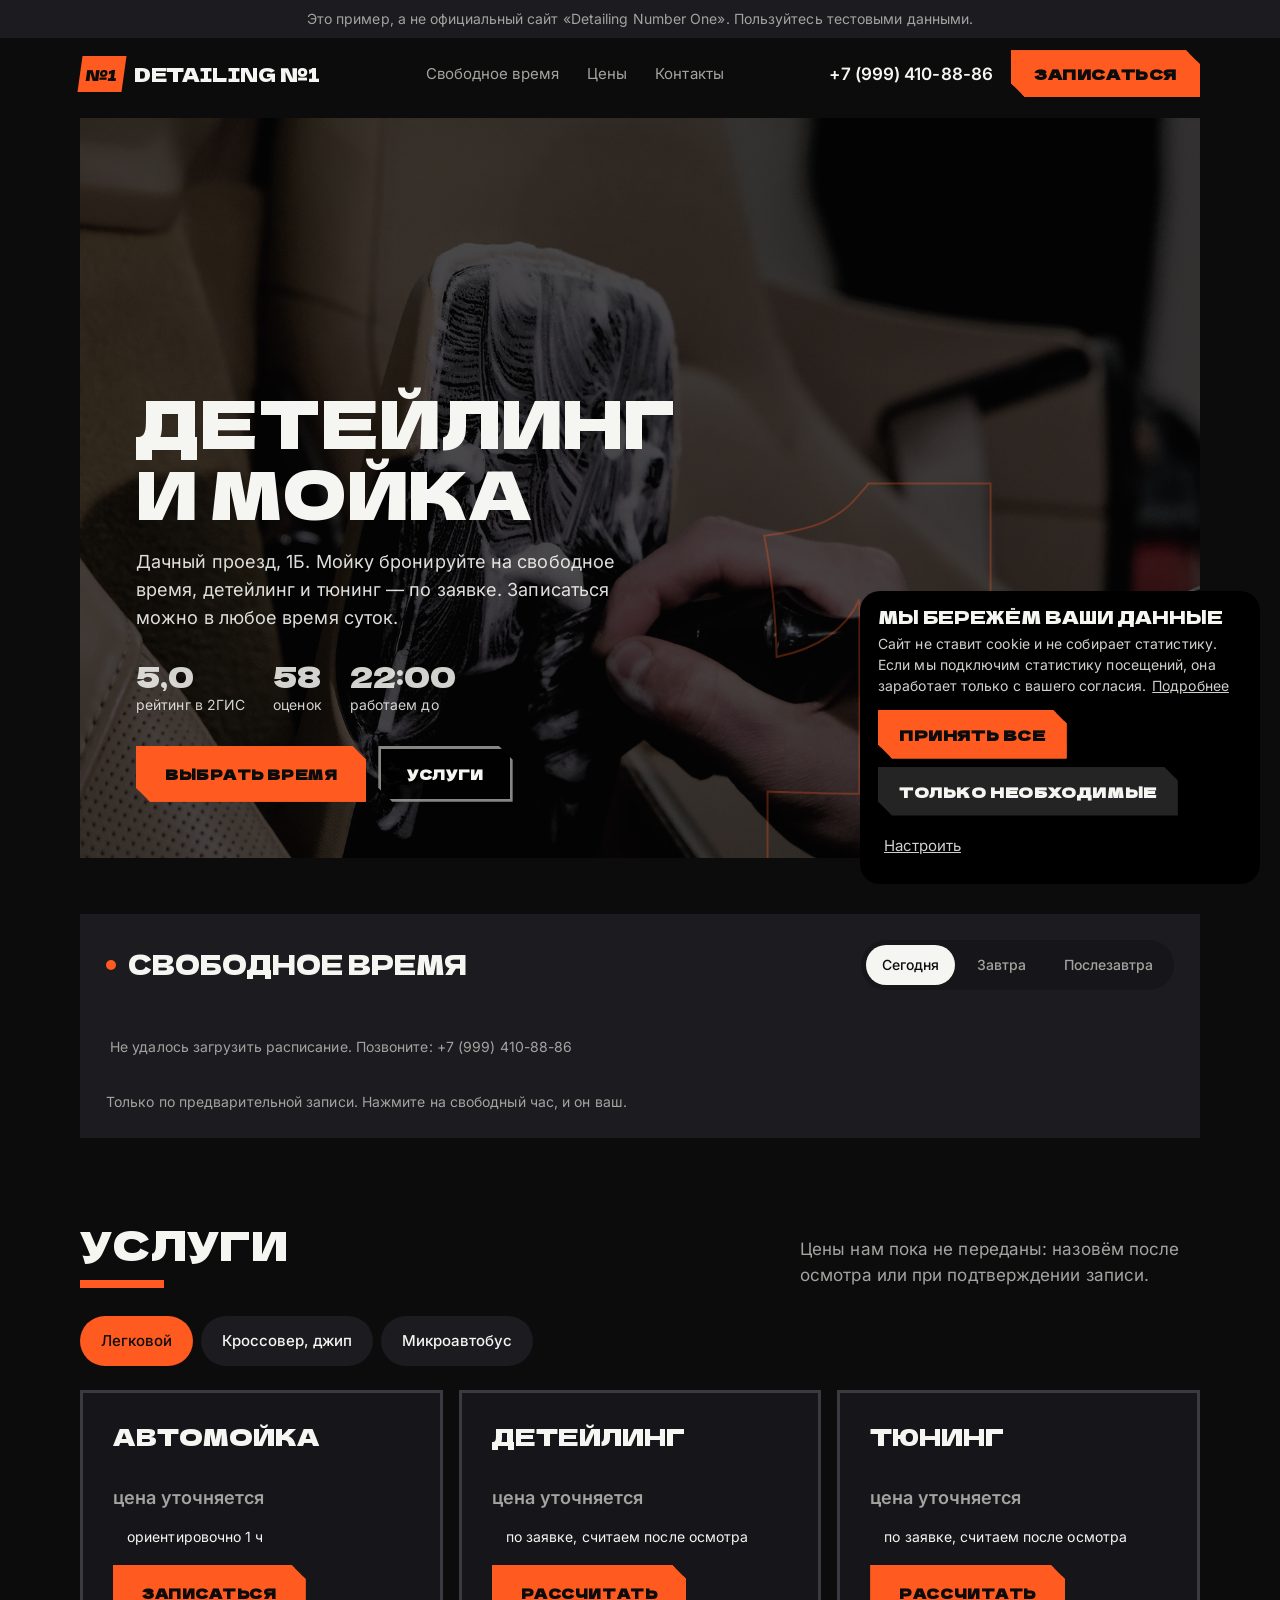
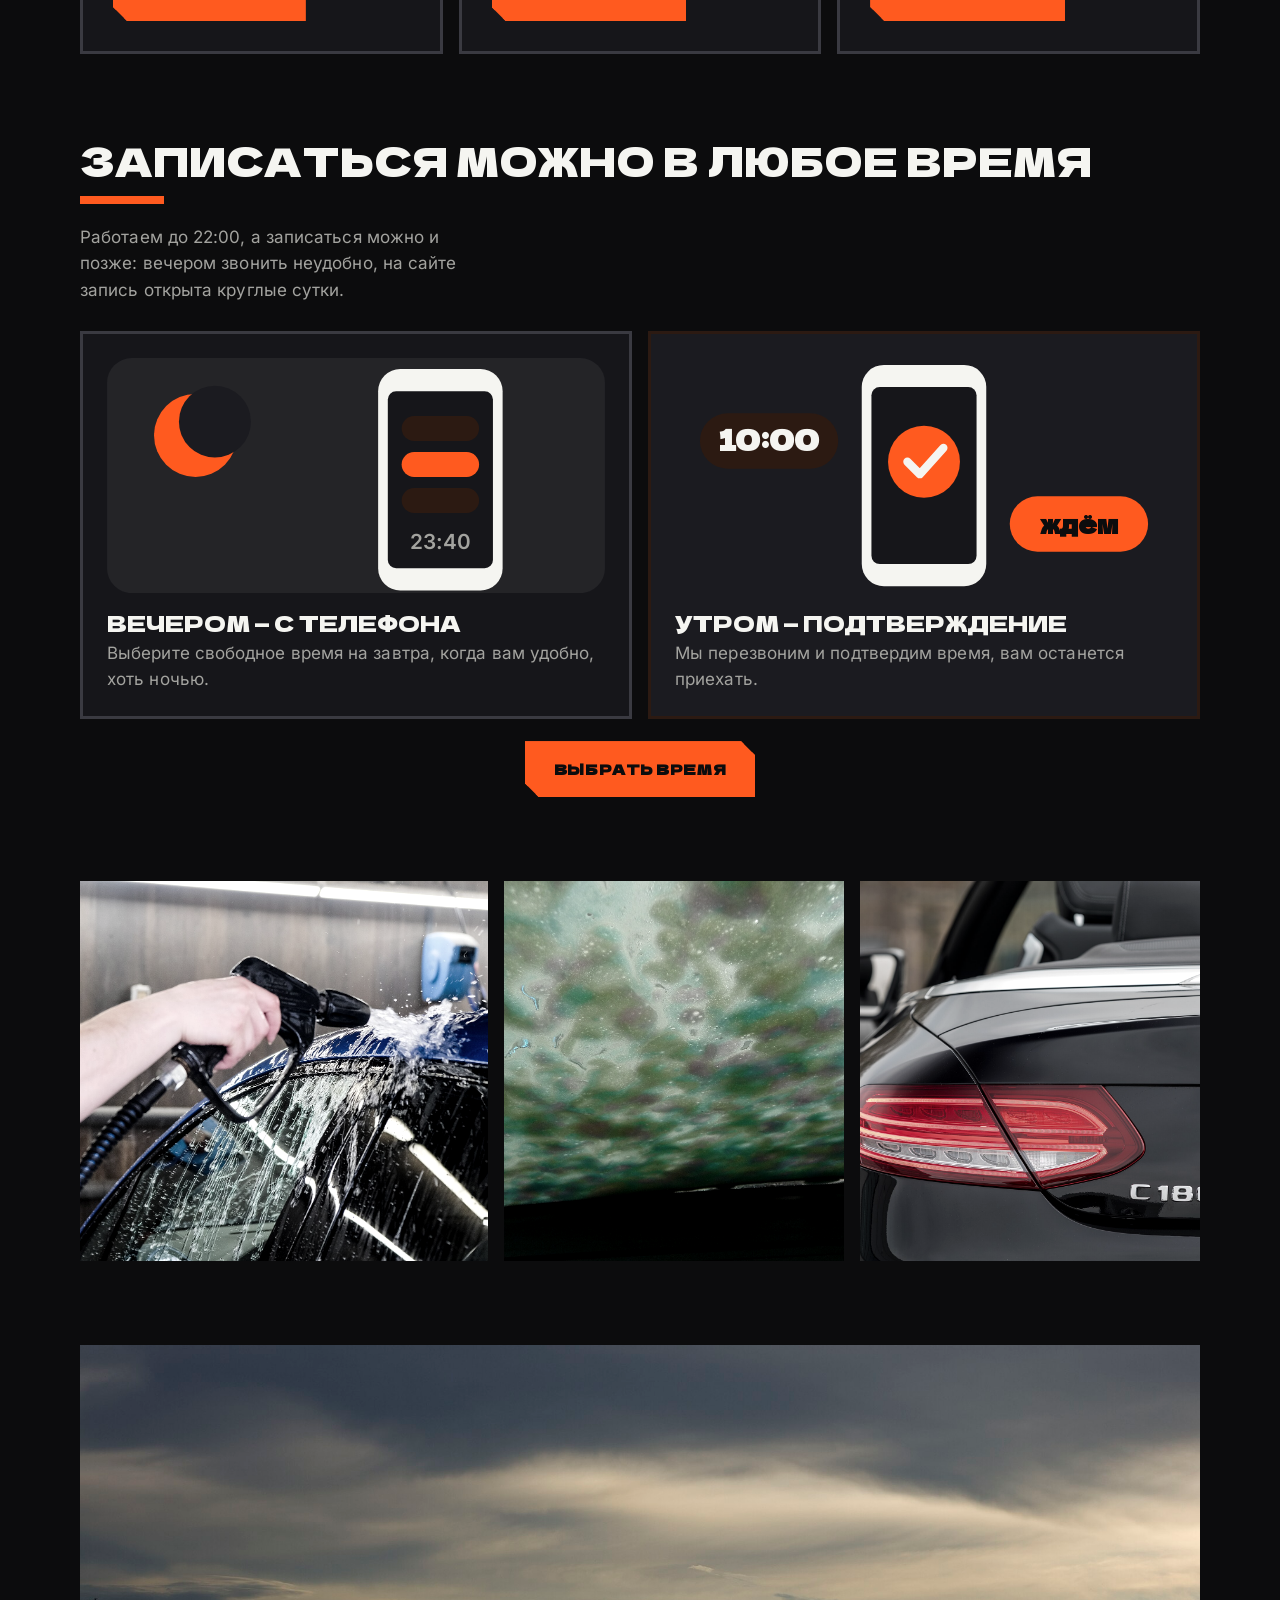
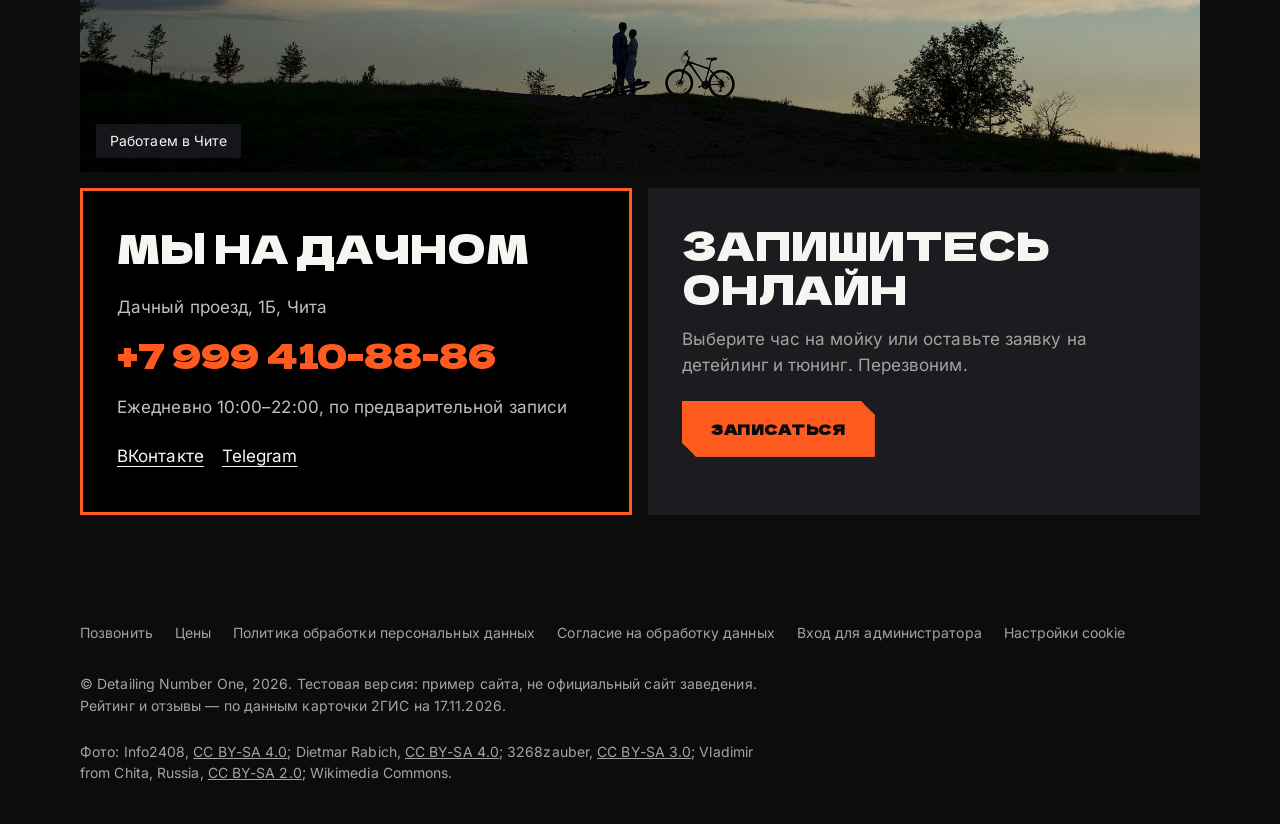
<file: index.html>
<!DOCTYPE html>
<html lang="ru">
<head>
<meta name="robots" content="noindex">
<meta charset="utf-8">
<!-- Странице можно грузить только свои файлы, обращаться только к Worker и (после согласия на cookie) к Метрике -->
<meta http-equiv="Content-Security-Policy" content="default-src 'self'; script-src 'self' 'unsafe-inline' https://mc.yandex.ru https://yastatic.net; style-src 'self' 'unsafe-inline'; img-src 'self' data: https://mc.yandex.ru https://mc.yandex.com; font-src 'self'; connect-src 'self' https://n1-zayavki.kenny-ki.workers.dev https://mc.yandex.ru https://mc.yandex.com; frame-src 'none'; object-src 'none'; base-uri 'self'; form-action 'self'">
<meta name="referrer" content="strict-origin-when-cross-origin">
<meta name="viewport" content="width=device-width, initial-scale=1">
<title>Detailing Number One — центр детейлинга в Чите</title>
<meta name="description" content="Detailing Number One, центр детейлинга в Чите, Дачный проезд, 1Б. Ежедневно с 10:00 до 22:00 по предварительной записи. Запись онлайн.">
<meta name="theme-color" content="#0c0c0d">
<link rel="icon" href="data:image/svg+xml,%3Csvg%20xmlns%3D%22http%3A%2F%2Fwww.w3.org%2F2000%2Fsvg%22%20viewBox%3D%220%200%2064%2064%22%3E%3Crect%20width%3D%2264%22%20height%3D%2264%22%20rx%3D%2214%22%20fill%3D%22%23ff5a1f%22%2F%3E%3Ctext%20x%3D%2232%22%20y%3D%2243%22%20text-anchor%3D%22middle%22%20font-size%3D%2230%22%20font-family%3D%22Arial%2Csans-serif%22%20font-weight%3D%22700%22%20fill%3D%22%230c0c0d%22%3E%E2%84%961%3C%2Ftext%3E%3C%2Fsvg%3E">
<link rel="stylesheet" href="fonts/fonts.css">
<style>
:root{--bg:#0c0c0d;--surface:#16161a;--soft:#1b1b20;--ink:#f5f5f1;--mute:#a3a39f;--accent:#ff5a1f;--on-accent:#0c0c0d;--accent-soft:#2c1a12;--line:#3a3a41;--dark:#000000;--on-dark:#f5f5f1;--live:#ff5a1f;--scrim:rgba(0,0,0,.75);--ov:rgba(5,5,6,.72);--r:0;--rs:0;--rm:0;--rl:0;--rb:0;--bw:3px;--dw:400;--dtrack:0;--dcase:uppercase;--accent-h:#ff7a45;--accent-t:#ff7a45;--live-a:#ff5a1fe6;--display:'Dela Gothic One',Impact,sans-serif;--text:Inter,system-ui,sans-serif}
/* Общая основа сайтов «Чита»: всё управляется переменными темы. Оформление, шрифты и композицию каждый сайт задаёт сам. */
*{box-sizing:border-box;margin:0}
[hidden]{display:none!important}
html{scroll-behavior:smooth;scroll-padding-top:84px;-webkit-text-size-adjust:100%}
body{background:var(--bg);color:var(--ink);font:400 17px/1.55 var(--text);-webkit-font-smoothing:antialiased;overflow-x:hidden}
body.lock{overflow:hidden}
img{display:block;width:100%;height:100%;object-fit:cover}
a{color:inherit;text-decoration:none}
button,input,select,textarea{font:inherit;color:inherit}
:focus-visible{outline:3px solid var(--accent);outline-offset:3px}
::selection{background:var(--accent-soft)}
.skip{position:absolute;left:-9999px}.skip:focus{left:16px;top:8px;z-index:99;background:var(--ink);color:var(--bg);padding:8px 14px;border-radius:999px}
.wrap{max-width:1160px;margin:0 auto;padding:0 20px}
h1,h2,h3{font-family:var(--display);font-weight:var(--dw);letter-spacing:var(--dtrack);text-transform:var(--dcase);line-height:1.1}
h1{font-size:clamp(38px,6vw,68px)}
h2{font-size:clamp(28px,4vw,42px)}
.btn{display:inline-flex;align-items:center;justify-content:center;gap:8px;border:var(--bw) solid var(--accent);cursor:pointer;font:600 16px var(--text);padding:15px 26px;min-height:48px;border-radius:var(--rb);background:var(--accent);color:var(--on-accent);transition:transform .2s,background .2s,color .2s}
.btn:hover{background:var(--accent-h);border-color:var(--accent-h);transform:translateY(-2px)}
.btn:disabled{opacity:.6;cursor:default;transform:none}
.btn.soft{background:transparent;color:var(--ink);border-color:var(--line)}
.btn.soft:hover{background:var(--soft);border-color:var(--ink)}
.live{display:inline-block;width:10px;height:10px;border-radius:50%;background:var(--live);animation:pulse 2s infinite;flex:none}
@keyframes pulse{0%{box-shadow:0 0 0 0 var(--live-a)}70%,100%{box-shadow:0 0 0 10px transparent}}
.ic{width:1.2em;height:1.2em;fill:none;stroke:currentColor;stroke-width:1.8;stroke-linecap:round;stroke-linejoin:round;flex:none}

/* плашка тестовой версии */
.demo{background:var(--soft);font-size:14px;text-align:center;padding:8px 20px;color:var(--mute)}
/* на телефоне — одна строка, чтобы первый экран достался заголовку и кнопке записи */
@media(max-width:600px){.demo{font-size:12.5px;padding:6px 16px;white-space:nowrap;overflow:hidden;text-overflow:ellipsis}.demo-x{display:none}}

/* шапка */
header{position:sticky;top:0;z-index:40;background:var(--bg)}
.nav{display:flex;align-items:center;justify-content:space-between;height:72px;gap:16px}
.logo{display:flex;align-items:center;gap:10px;font:var(--dw) 24px var(--display);text-transform:var(--dcase);letter-spacing:var(--dtrack)}
.logo i{min-width:36px;height:36px;padding:0 6px;border-radius:var(--rm);background:var(--accent);color:var(--on-accent);display:grid;place-items:center;font-style:normal;font-size:17px;position:relative}
nav{display:flex;gap:28px;color:var(--mute);font-size:15px}
nav a:hover{color:var(--ink)}
.nav-r{display:flex;align-items:center;gap:18px}
.nav-r .btn{padding:10px 20px;font-size:15px;min-height:44px}
.tel{font-weight:600}
@media(max-width:860px){nav{display:none}}
@media(max-width:520px){.tel{display:none}}

/* общие блоки */
main section,main .board{margin-bottom:84px}
.head{display:flex;justify-content:space-between;align-items:end;gap:20px;flex-wrap:wrap;margin-bottom:28px}
.head p{color:var(--mute);max-width:400px}

/* первый экран: варианты */
.hero{padding:36px 0 56px}
.hero .lead{color:var(--mute);font-size:19px;margin:20px 0 30px;max-width:480px}
.hero .cta{display:flex;gap:12px;flex-wrap:wrap}
.hero .pic{overflow:hidden;background:var(--soft);border-radius:var(--rl)}
.hero.v-split{display:grid;grid-template-columns:1.05fr .95fr;gap:40px;align-items:center}
.hero.v-split .pic{aspect-ratio:4/3.4}
/* на телефоне сначала заголовок и кнопка записи, фото под ними */
@media(max-width:820px){.hero.v-split{grid-template-columns:1fr;padding-top:12px;gap:24px}.hero.v-split .pic{aspect-ratio:16/11}}
.hero.v-full{position:relative;display:grid;align-items:end;min-height:min(78vh,640px);padding:0;border-radius:var(--rl);overflow:hidden;color:var(--on-dark);margin-top:8px}
.hero.v-full{margin-bottom:56px}
.hero.v-full .pic{position:absolute;inset:0;border-radius:0}
.hero.v-full .pic::after{content:"";position:absolute;inset:0;background:var(--ov)}
.hero.v-full .in{position:relative;z-index:1;padding:clamp(24px,5vw,56px);max-width:760px}
.hero.v-full .lead{color:inherit;opacity:.9}
.hero.v-center{text-align:center}
.hero.v-center .in{max-width:800px;margin:0 auto 36px}
.hero.v-center .lead{margin-left:auto;margin-right:auto}
.hero.v-center .cta{justify-content:center}
.hero.v-center .pic{aspect-ratio:21/9}
@media(max-width:700px){.hero.v-center .pic{aspect-ratio:4/3}}

/* свободное время */
.board{background:var(--soft);border-radius:var(--rl);padding:26px}
.board-top{display:flex;justify-content:space-between;align-items:center;gap:16px;flex-wrap:wrap;margin-bottom:18px}
.board h2{font-size:26px;display:flex;align-items:center;gap:12px}
.tabs{display:flex;gap:6px;background:var(--surface);padding:5px;border-radius:999px;overflow-x:auto;scrollbar-width:none}
.tabs button{border:0;background:none;cursor:pointer;font-weight:500;font-size:14px;min-height:40px;padding:8px 16px;border-radius:999px;color:var(--mute);white-space:nowrap}
.tabs button[aria-pressed="true"]{background:var(--ink);color:var(--bg)}
/* все часы в одной строке: на компьютере делят ширину поровну, на узком экране лента листается (колёсико, перетаскивание, полоса прокрутки) */
.hours{--hg:10px;display:flex;flex-wrap:nowrap;gap:var(--hg);overflow-x:auto;scrollbar-width:thin;padding-bottom:6px;cursor:grab;-webkit-overflow-scrolling:touch}
.hours > .hour{flex:1 1 0;min-width:68px;max-width:130px}
.hours > .hour:first-child{margin-left:auto}
.hours > .hour:last-child{margin-right:auto}
.hours.drag{cursor:grabbing}
.hours.drag .hour{pointer-events:none}
.hour{border:0;font:600 18px var(--display);letter-spacing:.5px;padding:16px 0;border-radius:var(--rs);text-align:center;background:transparent;color:var(--mute);opacity:.75}
.hour.busy{text-decoration:line-through}
.hour.past{opacity:.4} /* прошедший час: бледный, без зачёркивания — не путать с занятым */
.hour.wait{text-decoration:none}
.hour.free{background:var(--surface);color:var(--accent-t);cursor:pointer;opacity:1;transition:transform .2s,background .2s,color .2s}
.hour.free:hover,.hour.free:focus-visible{background:var(--accent);color:var(--on-accent);transform:translateY(-3px)}
.board .note{margin-top:14px;color:var(--mute);font-size:14px}
.hours > p,.hours > .wait:only-child{flex:1 1 100%;max-width:none;margin:0;text-align:left;padding:16px 4px;margin:0;font:400 16px var(--text);text-decoration:none}
@media(max-width:600px){.board{padding:20px 16px}}
/* вид табло: rows — прямоугольные клетки с жирной рамкой, bar — сплошная шкала */
[data-bstyle="rows"] .hour{border:var(--bw) solid var(--ink);border-radius:var(--rs);opacity:1;color:var(--mute)}
[data-bstyle="rows"] .hour.free{border-color:var(--ink)}
[data-bstyle="rows"] .hour.past,[data-bstyle="rows"] .hour.busy{border-color:var(--line)}
[data-bstyle="bar"] .hours{--hg:0px;border:var(--bw) solid var(--ink);border-radius:var(--rs);padding-bottom:0;background:var(--surface)}
[data-bstyle="bar"] .hour{border-radius:0;border-right:var(--bw) solid var(--line);padding:18px 0}
[data-bstyle="bar"] .hour.free{background:var(--accent);color:var(--on-accent)}
[data-bstyle="bar"] .hour.free:hover{background:var(--ink);color:var(--bg);transform:none}
/* телефон: лента часов и вкладки дней обрезались по краю («13:0», «Послезавтр»), 17.11.2026.
   Часы — сеткой по 4 в ряд без прокрутки, вкладки — на всю ширину */
@media(max-width:600px){
  .board-top{display:grid;grid-template-columns:minmax(0,1fr)}
  .tabs{width:100%}
  .tabs button{flex:1 1 0;min-width:0;padding:8px 2px;font-size:13px;letter-spacing:0}
  .hours{display:grid;grid-template-columns:repeat(4,minmax(0,1fr));overflow:visible;cursor:auto;padding-bottom:0}
  /* :first-child/:last-child — иначе margin:auto от широкой ленты сжимает первый и последний час в кружок (17.11.2026) */
  .hours > .hour,.hours > .hour:first-child,.hours > .hour:last-child{min-width:0;max-width:none;margin:0;font-size:15px;letter-spacing:0;padding:13px 0}
  .hours > p,.hours > .wait:only-child{grid-column:1/-1}
  [data-bstyle="bar"] .hours{overflow:hidden}
  [data-bstyle="bar"] .hour{border-bottom:var(--bw) solid var(--line)}
}

/* цены */
.chips{display:flex;gap:8px;flex-wrap:wrap;margin-bottom:24px}
.chips button{border:var(--bw) solid transparent;cursor:pointer;font-weight:500;font-size:15px;min-height:44px;padding:10px 18px;border-radius:999px;background:var(--soft);transition:background .2s}
.chips button:hover{background:var(--line)}
.chips button[aria-pressed="true"]{background:var(--accent);color:var(--on-accent)}
.plans{display:grid;grid-template-columns:repeat(auto-fit,minmax(var(--plan-min,280px),1fr));gap:16px}
.plan{border-radius:var(--r);padding:30px;background:var(--soft);display:flex;flex-direction:column;gap:12px}
.plan.alt{background:var(--accent-soft)}
.plan h3{font-size:24px}
.plan .price{font:var(--dw) 46px/1.1 var(--display);letter-spacing:var(--dtrack)}
.plan .price .cur{font-size:.5em;color:var(--mute)}
.plan .price .from{font-size:.4em;color:var(--mute);margin-right:2px}
.plan .price .ask{font:500 20px var(--text);color:var(--mute);letter-spacing:0;text-transform:none}
.plan p{color:var(--mute)}
.plan .time{display:inline-block;align-self:flex-start;background:var(--surface);border-radius:999px;padding:5px 14px;font-size:14px}
.plan .btn{align-self:flex-start;margin-top:auto}
@media(max-width:700px){.plan{padding:24px}}
/* list и table — прайс строками */
[data-plans="list"] .plans,[data-plans="table"] .plans{grid-template-columns:1fr;gap:0}
[data-plans="list"] .plan,[data-plans="table"] .plan{display:grid;grid-template-columns:minmax(0,1fr) auto auto;grid-template-areas:"h pr b" "p t b";align-items:center;gap:4px 28px;padding:22px 0;border-radius:0;background:none;border-bottom:var(--bw) solid var(--line)}
[data-plans="list"] .plan.alt,[data-plans="table"] .plan.alt{background:none}
[data-plans="list"] .plan h3,[data-plans="table"] .plan h3{grid-area:h;font-size:22px}
[data-plans="list"] .plan p,[data-plans="table"] .plan p{grid-area:p}
[data-plans="list"] .plan .price,[data-plans="table"] .plan .price{grid-area:pr;font-size:32px;text-align:right}
[data-plans="list"] .plan .time,[data-plans="table"] .plan .time{grid-area:t;justify-self:end;background:none;padding:0;color:var(--mute)}
[data-plans="list"] .plan .btn,[data-plans="table"] .plan .btn{grid-area:b;align-self:center;margin:0}
[data-plans="table"] .plans{border:var(--bw) solid var(--ink);border-radius:var(--r);overflow:hidden;background:var(--surface)}
[data-plans="table"] .plan{padding:20px 24px;border-bottom:var(--bw) solid var(--ink)}
[data-plans="table"] .plan:last-child{border-bottom:0}
@media(max-width:700px){
  [data-plans="list"] .plan,[data-plans="table"] .plan{grid-template-columns:minmax(0,1fr);grid-template-areas:"h" "p" "pr" "t" "b";gap:6px}
  [data-plans="list"] .plan .price,[data-plans="table"] .plan .price,[data-plans="list"] .plan .time,[data-plans="table"] .plan .time{text-align:left;justify-self:start}
  [data-plans="table"] .plan{padding:18px}
}

/* допуслуги */
.extras{display:grid;grid-template-columns:.9fr 1.1fr;gap:16px}
.extras .pic{border-radius:var(--r);overflow:hidden;min-height:340px}
.list{background:var(--soft);border-radius:var(--r);padding:12px 26px 20px}
.list h3{font-size:22px;margin:16px 0 4px}
.list ul{list-style:none;padding:0}
.list li{display:grid;grid-template-columns:1fr auto;gap:2px 12px;padding:10px 0}
.list li b{font-weight:600;white-space:nowrap}
.list li small{grid-column:1/-1;color:var(--mute);font-size:14px}
@media(max-width:820px){.extras{grid-template-columns:1fr}.extras .pic{min-height:220px}}

/* как это работает */
.steps{display:grid;grid-template-columns:repeat(3,1fr);gap:16px}
.step{background:var(--soft);border-radius:var(--r);padding:28px}
.step i{width:48px;height:48px;border-radius:var(--rm);background:var(--accent-soft);color:var(--accent-t);display:grid;place-items:center;margin-bottom:16px;font-style:normal;font-size:24px}
.step h3{font-size:22px;margin-bottom:8px}
.step p{color:var(--mute)}
@media(max-width:700px){.steps{grid-template-columns:1fr}}

/* фото */
.strip{display:grid;grid-template-columns:1.3fr 1fr;grid-template-rows:380px;gap:16px}
.strip.three{grid-template-columns:1.2fr 1fr 1fr}
.strip figure{border-radius:var(--r);overflow:hidden}
@media(max-width:700px){.strip,.strip.three{grid-template-columns:1fr;grid-template-rows:none}.strip figure{aspect-ratio:16/10}}

/* контакты */
.hero .pic.art{display:grid;place-items:center;background:var(--soft)}
.hero .pic.art svg{width:100%;height:100%;display:block}
/* свой блок сайта (sites/_art.mjs → sig): карточки с векторной картинкой; цвета берутся из темы */
.sg-g{display:grid;grid-template-columns:1fr 1fr;gap:16px}
.sg-g.three{grid-template-columns:repeat(3,1fr)}
.sg-g.one{grid-template-columns:1fr}
.sg-c{margin:0;background:var(--surface);border:var(--bw) solid var(--line);border-radius:var(--r);padding:24px}
.sg-c.on{background:var(--soft);border-color:var(--accent-soft)}
.sg-c svg{display:block;width:100%;height:auto;margin-bottom:16px}
.sg-c figcaption{color:var(--mute)}
.sg-c figcaption b{display:block;font:var(--dw) 22px/1.2 var(--display);letter-spacing:var(--dtrack);text-transform:var(--dcase);color:var(--ink);margin-bottom:4px}
.sg-cta{margin-top:22px;text-align:center}
@media(max-width:800px){.sg-g,.sg-g.three{grid-template-columns:1fr}.sg-c{padding:18px}}
.a-acc{fill:var(--accent)}.a-ink{fill:var(--ink)}.a-soft{fill:var(--accent-soft)}.a-live{fill:var(--live)}.a-surf{fill:var(--surface)}
.a-mute{fill:var(--line)}.a-line{fill:var(--line)}.a-glass{fill:var(--soft)}.a-bg{fill:var(--soft)}
.a-ring{stroke:var(--mute);stroke-width:6}.a-hand{fill:none;stroke:var(--ink);stroke-width:6;stroke-linecap:round}
.a-tick{fill:none;stroke:var(--ink);stroke-width:6;stroke-linecap:round;stroke-linejoin:round}
.a-arrow{fill:none;stroke:var(--accent);stroke-width:6;stroke-linecap:round;stroke-linejoin:round}
.a-tickw{fill:none;stroke:var(--on-accent);stroke-width:7;stroke-linecap:round;stroke-linejoin:round}
.a-t{font:700 20px var(--display);fill:var(--ink)}.a-ts{font:600 15px var(--text);fill:var(--mute)}.a-tw{font:700 18px var(--display);fill:var(--on-accent)}
.contact{display:grid;grid-template-columns:1fr 1fr;gap:16px}
.city{position:relative;margin-bottom:16px;border-radius:var(--r);overflow:hidden;aspect-ratio:21/8}
.city figcaption{position:absolute;left:16px;bottom:14px;background:var(--surface);color:var(--ink);font-size:14px;padding:6px 14px;border-radius:var(--rb)}
@media(max-width:700px){.city{aspect-ratio:16/10}}
.card{border-radius:var(--r);padding:34px;background:var(--soft)}
.card.dark{background:var(--dark);color:var(--on-dark)}
.card.dark p{opacity:.78}
.card.dark a:hover{text-decoration:underline;text-underline-offset:4px}
.card h2{margin-bottom:16px}
.card .big{font:var(--dw) 34px/1.2 var(--display);display:block;margin:6px 0 18px}
.card .txt{color:var(--mute);margin-bottom:22px}
.card .links{display:flex;gap:14px;flex-wrap:wrap;margin-top:14px}
.card .links a{text-decoration:underline;text-underline-offset:4px}
@media(max-width:700px){.contact{grid-template-columns:minmax(0,1fr)}.card{padding:26px}.card .big{font-size:clamp(19px,6vw,30px)}}
/* номер не переносится по дефису; карточка не шире колонки даже при широком шрифте (Detailing №1, 17.11.2026) */
.contact > *{min-width:0}
.card .big{white-space:nowrap;overflow:hidden;text-overflow:ellipsis}

/* подвал */
footer{padding:12px 0 40px;color:var(--mute);font-size:14px}
footer .lnk{display:flex;flex-wrap:wrap;gap:8px 22px;margin-bottom:18px}
footer .lnk a:hover,footer .lnk button:hover{color:var(--ink)}
footer .legal{display:flex;justify-content:space-between;gap:24px;flex-wrap:wrap}
footer .legal p{max-width:680px}
footer .legal a{text-decoration:underline}
.cclink{font:inherit;color:inherit;background:none;border:0;padding:0;cursor:pointer}

/* запись: выезжающая панель */
#book{position:fixed;inset:0;z-index:60;visibility:hidden;transition:visibility 0s .38s}
#book.open{visibility:visible;transition:none}
.ovl{position:absolute;inset:0;background:var(--scrim);opacity:0;transition:opacity .3s}
#book.open .ovl{opacity:1}
.drawer{position:absolute;top:0;right:0;bottom:0;width:min(500px,100%);background:var(--surface);color:var(--ink);border-radius:var(--rl) 0 0 var(--rl);overflow:hidden;display:flex;flex-direction:column;transform:translateX(100%);transition:transform .38s cubic-bezier(.2,.8,.2,1)}
#book.open .drawer{transform:none}
@media(max-width:520px){.drawer{border-radius:0}}
.dh{display:flex;align-items:center;justify-content:space-between;padding:18px 24px;background:var(--soft)}
.dh h2{font-size:28px;display:flex;align-items:center;gap:10px}
.dh h2:focus{outline:none}
.x{width:46px;height:46px;border:0;border-radius:50%;background:var(--surface);cursor:pointer;display:grid;place-items:center;transition:background .2s}
.x:hover{background:var(--accent-soft)}
.x svg{width:20px;height:20px;stroke:var(--ink);stroke-width:2;fill:none}
.db{flex:1;overflow-y:auto;padding:24px;overscroll-behavior:contain}
#f{display:grid;gap:20px}
#f label,.field{display:grid;gap:8px}
.lbl{font-weight:600}
#f select,#f input:not([type=checkbox]),#f textarea{width:100%;min-height:52px;padding:12px 16px;border:var(--bw) solid transparent;border-radius:var(--rs);background:var(--soft);color:var(--ink);font-size:16px}
#f textarea{min-height:92px;resize:vertical}
#f select{-webkit-appearance:none;appearance:none;padding-right:44px;background:var(--soft) url("data:image/svg+xml,%3Csvg xmlns='http://www.w3.org/2000/svg' viewBox='0 0 24 24' fill='none' stroke='%23888' stroke-width='2'%3E%3Cpath d='m6 9 6 6 6-6'/%3E%3C/svg%3E") no-repeat right 14px center/18px}
#f select option{background:var(--surface);color:var(--ink)}
#f select:focus,#f input:not([type=checkbox]):focus,#f textarea:focus{outline:2px solid var(--accent);outline-offset:0}
input::placeholder,textarea::placeholder{color:var(--mute)}
.hint{font-size:14px;color:var(--mute)}
details.more summary{cursor:pointer;color:var(--accent-t);font-weight:600;list-style:none;display:flex;align-items:center;gap:8px;min-height:44px}
details.more summary::-webkit-details-marker{display:none}
details.more summary::before{content:"+";width:26px;height:26px;border-radius:50%;background:var(--accent-soft);display:grid;place-items:center;transition:transform .2s}
details.more[open] summary::before{transform:rotate(45deg)}
.ex{display:grid;gap:2px;margin-top:6px}
.ex label{display:grid!important;grid-template-columns:22px 1fr auto;align-items:center;gap:12px!important;min-height:44px;cursor:pointer}
.ex input{width:20px;height:20px;accent-color:var(--accent)}
.ex b{font-weight:600;white-space:nowrap}
.sum{display:flex;justify-content:space-between;align-items:center;gap:12px;padding:16px 18px;border-radius:var(--rs);background:var(--accent-soft)}
.sum small{display:block;color:var(--mute);font-size:13px}
.sum b.ask{font:600 18px var(--text);text-transform:none;letter-spacing:0;text-align:right;white-space:normal}
.sum b{font:var(--dw) 28px/1 var(--display);text-transform:none;white-space:nowrap}
#f > *,#f .field > *{min-width:0} /* иначе сетка формы растягивается по ленте дней и лента не листается */
#f{grid-template-columns:minmax(0,1fr)}
.ddw{position:relative;min-width:0}
.dd{display:flex;gap:8px;overflow-x:auto;padding-bottom:4px;scrollbar-width:none;scroll-behavior:smooth;cursor:grab}
.dd.drag{cursor:grabbing;scroll-behavior:auto}
.dd.drag button{pointer-events:none}
.ddn{position:absolute;top:50%;transform:translateY(calc(-50% - 2px));z-index:2;width:44px;height:44px;border:0;border-radius:50%;background:var(--ink);color:var(--bg);display:grid;place-items:center;cursor:pointer;transition:background .2s}
.ddn:hover{background:var(--accent);color:var(--on-accent)}
.ddn svg{width:18px;height:18px;fill:none;stroke:currentColor;stroke-width:2.4;stroke-linecap:round;stroke-linejoin:round}
.ddn.prev{left:-6px}.ddn.next{right:-6px}
.dd button{flex:0 0 auto;border:0;cursor:pointer;background:var(--soft);border-radius:var(--rs);padding:10px 14px;min-width:66px;min-height:56px;font-size:13px;color:var(--mute);transition:background .2s}
.dd button b{display:block;font:var(--dw) 20px var(--display);color:var(--ink)}
.dd button.on{background:var(--ink);color:var(--bg)}
.dd button.on b{color:var(--bg)}
.picked{margin-bottom:10px;color:var(--mute);font-size:14px}
.slots{display:grid;grid-template-columns:repeat(auto-fill,minmax(84px,1fr));gap:8px}
.slot{min-height:46px;border:0;border-radius:999px;background:var(--soft);cursor:pointer;font:600 16px var(--display);letter-spacing:.4px;transition:background .15s}
.slot:hover{background:var(--accent-soft)}
.slot.on{background:var(--accent);color:var(--on-accent)}
.consent{grid-template-columns:22px 1fr!important;align-items:start;font-size:14px;color:var(--mute)}
.consent input{width:20px;height:20px;margin-top:2px;accent-color:var(--accent)}
.consent a{color:var(--accent-t);text-decoration:underline}
.ok{display:none;text-align:center;padding:40px 10px}
.ok i{width:72px;height:72px;border-radius:50%;background:var(--accent-soft);display:grid;place-items:center;margin:0 auto 18px;font-style:normal;font-size:32px;color:var(--accent-t)}
.ok h3{font-size:28px;margin-bottom:10px}
.ok p{color:var(--mute);margin-bottom:24px}
.err{display:none;margin-top:16px;padding:14px 16px;border-radius:var(--rs);background:#fbe4de;color:#8a2a1c}
.hp{position:absolute;left:-9999px;width:1px;height:1px;overflow:hidden}

/* согласие на cookie: показывается при первом визите; до ответа ничего не загружается */
.cc{position:fixed;left:16px;right:16px;bottom:calc(16px + env(safe-area-inset-bottom));z-index:50;max-width:560px;margin:0 auto;padding:20px;border-radius:20px;background:var(--dark);color:var(--on-dark);font-size:14px;line-height:1.5}
.cc h3{font-size:20px;margin-bottom:6px;display:flex;align-items:center;gap:10px}
.cc p{opacity:.85}
.cc a{text-decoration:underline}
.cc .opts{display:none;margin-top:14px;gap:8px}
.cc.more .opts{display:grid}
.cc .opt{display:grid;grid-template-columns:22px 1fr;gap:10px;align-items:start;padding:12px 14px;border-radius:14px;background:rgba(255,255,255,.1);cursor:pointer}
.cc .opt input{width:20px;height:20px;margin-top:1px;accent-color:var(--accent)}
.cc .opt b{display:block;font-weight:600}
.cc .opt span{opacity:.75}
.cc .row{display:flex;flex-wrap:wrap;gap:8px;margin-top:14px}
.cc .btn{padding:11px 18px;font-size:15px}
.cc .btn.ghost{background:rgba(255,255,255,.14);color:inherit;border-color:transparent}
.cc .btn.ghost:hover{background:rgba(255,255,255,.24)}
.cc .lnkbtn{background:none;border:0;color:inherit;opacity:.85;text-decoration:underline;cursor:pointer;padding:11px 6px;font-size:15px}
@media(max-width:520px){.cc{left:10px;right:10px;padding:14px 14px 6px;border-radius:16px;font-size:13px;line-height:1.4}.cc h3{font-size:17px;margin-bottom:4px}.cc .row{gap:8px;margin-top:10px}.cc .row .btn{flex:1 1 0;min-width:0;padding:11px 8px;font-size:14px;min-height:44px}.cc .row .lnkbtn{flex:1 0 100%;text-align:center;padding:12px 6px;min-height:44px}}
/* на широком экране баннер уходит в правый нижний угол: текст hero слева остаётся открытым */
@media(min-width:900px){.cc{left:auto;right:20px;margin:0;max-width:400px;padding:16px 18px}.cc h3{font-size:18px}}

/* зоны нажатия не меньше 44 px: подвал, контакты, шапка, подписи фото */
footer .lnk{gap:0 22px}
footer .lnk a,.cclink{display:inline-flex;align-items:center;min-height:44px}
footer .legal a{display:inline-block;padding:12px 4px;margin:-12px -4px}
.card a:not(.btn):not(.big){display:inline-flex;align-items:center;min-height:44px}
.card .links{gap:4px 18px}
.logo{min-height:44px}
@media(min-width:521px){.nav-r .tel{display:inline-flex;align-items:center;min-height:44px}}
.cc a{display:inline-block;padding:10px 2px;margin:-10px 0}

@media (prefers-reduced-motion:reduce){
  html{scroll-behavior:auto}
  .drawer,.ovl{transition:none}
  .live{animation:none}
  .btn:hover,.hour.free:hover{transform:none}
}

/* цифры из карточки 2ГИС под заголовком */
.facts{display:flex;gap:28px;flex-wrap:wrap;list-style:none;padding:0;margin:0 0 30px}
@media(max-width:440px){.facts{gap:18px;flex-wrap:nowrap;margin-bottom:22px}.facts li{min-width:0}}
.facts li{font-size:14px;color:var(--mute)}
.facts b{display:block;font:var(--dw) 36px/1 var(--display);letter-spacing:var(--dtrack);color:var(--ink);margin-bottom:4px}
.hero.v-full .facts li{color:inherit;opacity:.85}
.hero.v-full .facts b{color:inherit}

/* ---- оформление «Detailing Number One» ---- */

body{letter-spacing:.005em}
.logo{font-size:19px}
@media(max-width:520px){.nav-r .btn{font-size:12px;padding:10px 12px;letter-spacing:.02em}}
.logo i{font-size:15px;transform:skewX(-8deg)}
h2{font-size:clamp(26px,3.6vw,40px)}
h2::after{content:"";display:block;width:84px;height:8px;background:var(--accent);margin-top:14px}
.board h2::after,.card h2::after,.dh h2::after,.cc h3::after,.ok h3::after{display:none}
.hero.v-full{min-height:min(86vh,740px)}
.hero.v-full .in{max-width:980px}
.hero h1{font-size:clamp(32px,5.2vw,68px);line-height:1.08;text-wrap:balance}
.num{position:absolute;right:-1vw;bottom:-6vw;font:400 clamp(260px,44vw,620px)/1 var(--display);color:transparent;-webkit-text-stroke:2px rgba(255,90,31,.3);pointer-events:none;z-index:0}
.hero.v-full .in{z-index:1}
.hero.v-full .pic{filter:saturate(.7)}
.hero .lead{font-size:18px;color:#ecece6}
.hero .btn.soft{background:rgba(0,0,0,.72);color:#f5f5f1;border-color:rgba(245,245,241,.55)}
.facts b{font-size:28px;color:var(--accent)}
.btn{font-family:var(--display);font-size:14px;text-transform:uppercase;letter-spacing:.04em;clip-path:polygon(0 0,calc(100% - 14px) 0,100% 14px,100% 100%,14px 100%,0 calc(100% - 14px))}
.hour{font-size:18px}
[data-bstyle="rows"] .hour{border-color:var(--line)}
[data-bstyle="rows"] .hour.free{border-color:var(--accent);color:var(--accent-t)}
[data-bstyle="rows"] .hour.free:hover{background:var(--accent);color:var(--on-accent)}
.plan{border:3px solid var(--line);background:var(--surface);padding:30px}
.plan.alt{background:var(--surface)}
.plan .price{font-size:44px;color:var(--accent-t)}
.plan .price .ask{font:600 18px var(--text);text-transform:none;color:var(--mute)}
.plan:hover{border-color:var(--accent)}
.step{background:var(--surface);border-left:8px solid var(--accent)}
.step i{background:transparent;color:var(--accent-t)}
.strip figure{filter:grayscale(.35) contrast(1.05)}
.card.dark{background:#000;border:3px solid var(--accent)}
.card .big{color:var(--accent)}

</style>
</head>
<body data-plans="cards" data-bstyle="rows">
<a class="skip" href="#tablo">Перейти к записи</a>
<div class="demo" role="note">Это пример, а не официальный сайт «Detailing Number One»<span class="demo-x">. Пользуйтесь тестовыми данными</span>.</div>

<header>
  <div class="wrap nav">
    <a class="logo" href="#" aria-label="Detailing Number One, наверх"><i aria-hidden="true">№1</i>Detailing №1</a>
    <nav aria-label="Разделы"><a href="#tablo" data-board>Свободное время</a><a href="#ceny">Цены</a><a data-extras href="#dop">Дополнительно</a><a href="#kontakty">Контакты</a></nav>
    <div class="nav-r">
      <a class="tel" id="h-tel" href="tel:+79994108886">+7 (999) 410-88-86</a>
      <button class="btn" type="button" data-book>Записаться</button>
    </div>
  </div>
</header>

<main class="wrap">
  <div class="hero v-full"><div class="pic"><img src="img/interior2.jpg" width="1600" height="1000" alt="Чистка кожаного сиденья щёткой" fetchpriority="high"></div><div class="in"><div class="num" aria-hidden="true">1</div><h1>Детейлинг и мойка</h1><p class="lead">Дачный проезд, 1Б. Мойку бронируйте на свободное время, детейлинг и тюнинг — по заявке. Записаться можно в любое время суток.</p><ul class="facts"><li><b>5,0</b>рейтинг в 2ГИС</li><li><b>58</b>оценок</li><li><b>22:00</b>работаем до</li></ul><div class="cta"><a class="btn" href="#tablo">Выбрать время</a><a class="btn soft" href="#ceny">Услуги</a></div></div></div>
  <div class="board" id="tablo" data-board role="region" aria-labelledby="h-tablo"><div class="board-top"><h2 id="h-tablo"><span class="live" aria-hidden="true"></span>Свободное время</h2><div class="tabs" id="days-tabs" aria-label="День"></div></div><div class="hours" id="rows" aria-live="polite"><span class="hour wait">Загружаем…</span></div><noscript><p class="note">Расписание видно с включённым JavaScript. Записаться можно по телефону +7 (999) 410-88-86.</p></noscript><p class="note" id="board-note">Только по предварительной записи. Нажмите на свободный час, и он ваш.</p></div>
  <section id="ceny" aria-labelledby="h-ceny"><div class="head"><h2 id="h-ceny">Услуги</h2><p>Цены нам пока не переданы: назовём после осмотра или при подтверждении записи.</p></div><div class="chips" id="chips" aria-label="Класс автомобиля"></div><div class="plans" id="plans"></div></section>
  <section class="sg" aria-labelledby="h-noch"><div class="head"><h2 id="h-noch">Записаться можно в любое время</h2><p>Работаем до 22:00, а записаться можно и позже: вечером звонить неудобно, на сайте запись открыта круглые сутки.</p></div><div class="sg-g"><figure class="sg-c"><svg viewBox="0 0 360 170" role="img" aria-label="Вечером после закрытия клиент записывается с телефона"><rect class="a-ink" x="0" y="0" width="360" height="170" rx="18" style="opacity:.06"/><circle class="a-live" cx="64" cy="56" r="30"/><circle class="a-bg" cx="78" cy="46" r="26"/><g transform="translate(196 8)"><rect class="a-ink" width="90" height="160" rx="16"/><rect class="a-surf" x="7" y="16" width="76" height="128" rx="6"/><rect class="a-soft" x="17" y="34" width="56" height="18" rx="9"/><rect class="a-acc" x="17" y="60" width="56" height="18" rx="9"/><rect class="a-soft" x="17" y="86" width="56" height="18" rx="9"/><text class="a-ts" x="45" y="130" text-anchor="middle">23:40</text></g></svg><figcaption><b>Вечером — с телефона</b>Выберите свободное время на завтра, когда вам удобно, хоть ночью.</figcaption></figure><figure class="sg-c on"><svg viewBox="0 0 360 170" role="img" aria-label="Вам перезвонили и подтвердили запись"><g transform="translate(135 5)"><rect class="a-ink" width="90" height="160" rx="16"/><rect class="a-surf" x="7" y="16" width="76" height="128" rx="6"/><circle class="a-live" cx="45" cy="70" r="26"/><path class="a-tick" d="m33 70 9 9 17-19"/></g><rect class="a-soft" x="18" y="40" width="100" height="40" rx="20"/><text class="a-t" x="68" y="67" text-anchor="middle">10:00</text><rect class="a-acc" x="242" y="100" width="100" height="40" rx="20"/><text class="a-tw" x="292" y="127" text-anchor="middle">ждём</text></svg><figcaption><b>Утром — подтверждение</b>Мы перезвоним и подтвердим время, вам останется приехать.</figcaption></figure></div><p class="sg-cta"><a class="btn" href="#tablo">Выбрать время</a></p></section>
  <section aria-label="Чита"><div class="strip three"><figure><img src="img/wash.jpg" width="1600" height="1000" alt="Мойка кузова струёй воды под давлением" loading="lazy"></figure><figure><img src="img/aktiv.jpg" width="1600" height="1000" alt="Пена на лобовом стекле во время мойки" loading="lazy"></figure><figure><img src="img/glossy.jpg" width="1600" height="1000" alt="Чистый блестящий чёрный кузов крупным планом" loading="lazy"></figure></div></section>
  <section id="kontakty" aria-labelledby="h-kont"><figure class="city"><img src="img/titov.jpg" width="1600" height="1000" alt="Сопка над Читой на закате" loading="lazy"><figcaption>Работаем в Чите</figcaption></figure><div class="contact"><div class="card dark"><h2 id="h-kont">Мы на Дачном</h2><p><a id="c-addr" href="#" target="_blank" rel="noopener">Дачный проезд, 1Б, Чита</a></p><a class="big" id="c-tel" href="#"></a><p id="c-hrs"></p><div class="links" id="c-links"></div></div><div class="card"><h2>Запишитесь онлайн</h2><p class="txt">Выберите час на мойку или оставьте заявку на детейлинг и тюнинг. Перезвоним.</p><button class="btn" type="button" data-book>Записаться</button></div></div></section>
</main>

<footer>
  <div class="wrap">
    <div class="lnk" id="foot-lnk">
      <a href="tel:+79994108886">Позвонить</a>
      <a href="#ceny">Цены</a>
      <a href="privacy.html">Политика обработки персональных данных</a>
      <a href="soglasie.html">Согласие на обработку данных</a>
      <a href="admin.html">Вход для администратора</a>
    </div>
    <div class="legal">
      <p>© <span id="fbrand">Detailing Number One</span>, 2026. Тестовая версия: пример сайта, не официальный сайт заведения. Рейтинг и отзывы — по данным карточки 2ГИС на 17.11.2026.</p>
      <p>Фото: Info2408, <a href="https://creativecommons.org/licenses/by-sa/4.0" target="_blank" rel="noopener">CC BY-SA 4.0</a>; Dietmar Rabich, <a href="https://creativecommons.org/licenses/by-sa/4.0" target="_blank" rel="noopener">CC BY-SA 4.0</a>; 3268zauber, <a href="https://creativecommons.org/licenses/by-sa/3.0" target="_blank" rel="noopener">CC BY-SA 3.0</a>; Vladimir from Chita, Russia, <a href="https://creativecommons.org/licenses/by-sa/2.0" target="_blank" rel="noopener">CC BY-SA 2.0</a>; Wikimedia Commons.</p>
    </div>
  </div>
</footer>

<div id="book">
  <div class="ovl" id="ovl"></div>
  <aside class="drawer" id="drawer" role="dialog" aria-modal="true" aria-labelledby="dtitle" aria-hidden="true">
    <div class="dh">
      <h2 id="dtitle" tabindex="-1"><span class="live" aria-hidden="true"></span><span id="dtitle-t" data-book="Запись">Запись</span></h2>
      <button class="x" type="button" id="dclose" aria-label="Закрыть"><svg viewBox="0 0 24 24" aria-hidden="true"><path d="M6 6l12 12M18 6 6 18"/></svg></button>
    </div>
    <div class="db">
      <form id="f">
        <label id="lvl-wrap"><span class="lbl">Класс автомобиля</span><select name="level" id="level"></select></label>
        <label><span class="lbl">Услуга</span><select name="service" id="svc"></select></label>
        <details class="more only-book" id="more"><summary>Добавить услуги</summary><div class="ex" id="ex"></div></details>
        <p class="sum" id="sum"></p>
        <div class="field only-book"><span class="lbl">День</span><div class="ddw"><button class="ddn prev" type="button" id="dd-prev" aria-label="Предыдущие дни" hidden><svg viewBox="0 0 24 24" aria-hidden="true"><path d="m15 6-6 6 6 6"/></svg></button><div class="dd" id="days"></div><button class="ddn next" type="button" id="dd-next" aria-label="Следующие дни" hidden><svg viewBox="0 0 24 24" aria-hidden="true"><path d="m9 6 6 6-6 6"/></svg></button></div></div>
        <div class="field only-book"><span class="lbl">Время</span><div id="times" aria-live="polite"></div></div>
        <label class="only-req" hidden><span class="lbl">Автомобиль</span><input name="car" maxlength="80" autocomplete="off" placeholder="Марка и модель"></label>
        <label class="only-req" hidden><span class="lbl">Что нужно сделать</span><textarea name="comment" maxlength="300" placeholder="Коротко опишите задачу (необязательно)"></textarea></label>
        <label><span class="lbl">Имя</span><input name="name" required autocomplete="given-name" maxlength="40" placeholder="Как к вам обращаться"></label>
        <label><span class="lbl">Телефон</span><input name="phone" aria-describedby="phint" type="tel" inputmode="tel" required autocomplete="tel" maxlength="18" placeholder="+7 (___) ___-__-__" pattern="\+7 \(\d{3}\) \d{3}-\d{2}-\d{2}" title="Введите номер полностью: +7 (999) 123-45-67"><span class="hint" id="phint">Перезвоним, чтобы подтвердить</span></label>
        <!-- ловушка для ботов: поле скрыто от людей и программ чтения с экрана -->
        <label class="hp" aria-hidden="true">Сайт<input name="website" tabindex="-1" autocomplete="off"></label>
        <label class="consent"><input type="checkbox" name="consent" required><span>Я даю <a href="soglasie.html" target="_blank" rel="noopener">согласие на обработку персональных данных</a> (имя, телефон, данные автомобиля) для записи или расчёта</span></label>
        <button class="btn" type="submit">Записаться</button>
      </form>
      <div class="ok" id="ok" role="status">
        <i aria-hidden="true">✓</i>
        <h3>Заявка принята</h3>
        <p id="ok-text">Мы перезвоним и подтвердим.</p>
        <button class="btn" type="button" id="again">Готово</button>
      </div>
      <p class="err" id="err" role="alert"></p>
    </div>
  </aside>
</div>

<script src="app.js"></script>
</body>
</html>
</file>
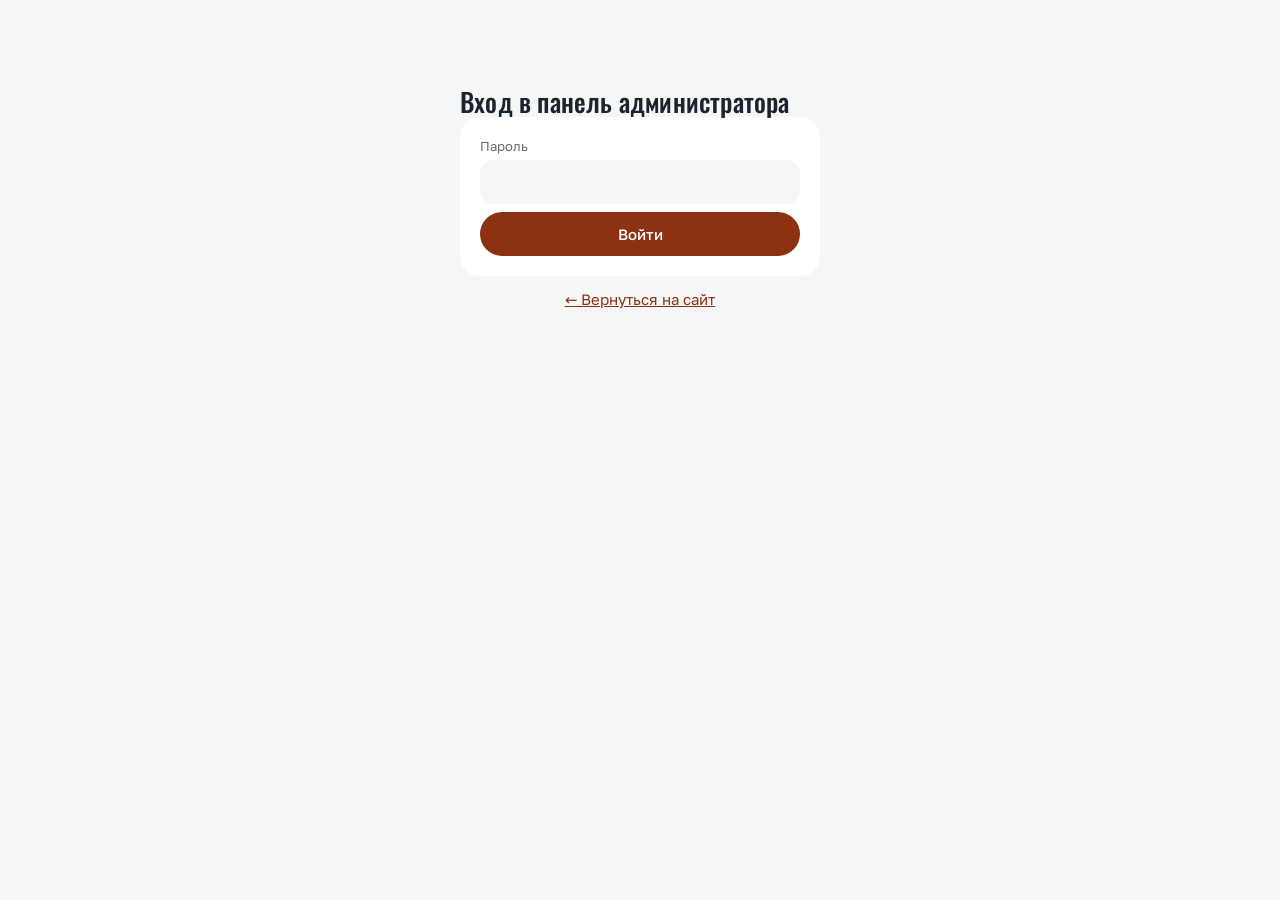
<file: admin.html>
<!DOCTYPE html>
<html lang="ru">
<head>
<meta charset="utf-8">
<!-- Только свои файлы и Worker; никаких сторонних скриптов рядом с паролем и записями клиентов -->
<meta http-equiv="Content-Security-Policy" content="default-src 'self'; script-src 'self' 'unsafe-inline'; style-src 'self' 'unsafe-inline'; img-src 'self' data:; font-src 'self'; connect-src https://n1-zayavki.kenny-ki.workers.dev; frame-src 'none'; object-src 'none'; base-uri 'self'; form-action 'self'">
<meta name="referrer" content="no-referrer">
<meta name="viewport" content="width=device-width, initial-scale=1">
<meta name="robots" content="noindex, nofollow">
<!-- Панель нельзя открыть внутри чужой страницы (защита от подмены кликов) -->
<style>html{display:none}</style>
<script>if (window.top === window.self) document.documentElement.style.display = 'block'; else window.top.location = window.self.location;</script>
<title>Панель администратора</title>
<link rel="icon" type="image/png" href="favicon.png">
<link rel="stylesheet" href="fonts/fonts.css">
<style>
:root{--bg:#f4f6f8;--card:#ffffff;--ink:#1b232b;--muted:#5f6b75;--line:#e3e7eb;--line2:#d3d9df;--accent:color-mix(in srgb,#ff5a1f 55%,#000);--on-accent:#ffffff;--red:#b23a2e;--ok:#2f7a3e;--warn:#8a6414}
*{box-sizing:border-box;margin:0}
body{font-family:"Golos Text",system-ui,-apple-system,"Segoe UI",Roboto,sans-serif;background:var(--bg);color:var(--ink);line-height:1.5;font-size:15px;padding:24px 16px}
a{color:var(--accent)}
:focus-visible{outline:2px solid var(--accent);outline-offset:2px}
.wrap{max-width:1100px;margin:0 auto}
h1{font-size:24px;font-weight:600;letter-spacing:-.02em}
h2{font-size:18px;font-weight:600;margin:20px 0 8px}
h3{font-size:15px;font-weight:600;margin-bottom:6px}
.layout{display:grid;grid-template-columns:200px minmax(0,1fr);grid-template-areas:"top top" "tabs main";column-gap:32px}
.top{grid-area:top;padding-bottom:16px;border-bottom:1px solid var(--line);margin-bottom:24px}
.tabs{grid-area:tabs;align-self:start;flex-direction:column;gap:4px;margin:0;position:sticky;top:24px}
.tabs button{border:0;background:transparent;color:var(--muted);text-align:left;padding:12px;font-size:15px}
.tabs button.on{background:var(--ink);color:var(--bg)}
#pb,#pc{grid-area:main;min-width:0}
.card{background:var(--card);border:1px solid var(--line);border-radius:16px;padding:16px;margin-bottom:12px}
button{font:inherit;cursor:pointer;border-radius:12px;border:1px solid var(--line2);background:var(--card);color:var(--ink);padding:9px 14px;min-height:44px}
a.btnlink{display:inline-flex;align-items:center;font:inherit;border-radius:12px;border:1px solid var(--line2);background:var(--card);color:var(--ink);padding:9px 14px;min-height:44px;text-decoration:none}
button.primary{background:var(--accent);border-color:var(--accent);color:var(--on-accent);font-weight:500}
button.danger{background:var(--card);color:var(--red);border-color:var(--red)}
button:disabled{opacity:.5;cursor:default}
input,select{font:inherit;padding:9px 10px;min-height:44px;border:1px solid var(--line2);border-radius:12px;background:var(--bg);color:var(--ink);width:100%;min-width:0}
input:focus,select:focus{border-color:var(--ink)}
label.f{display:grid;gap:4px;font-size:13px;color:var(--muted)}
.row{display:flex;gap:8px;flex-wrap:wrap;align-items:flex-end}
.row>*{flex:1 1 140px}
.row>button{flex:0 0 auto}
.top{display:flex;justify-content:space-between;align-items:center;gap:8px}
.tabs{display:flex}
.bk{display:grid;grid-template-columns:70px 1fr auto;gap:10px;align-items:center;padding:12px 0;border-top:1px solid var(--line)}
.bk:first-child{border-top:0}
.bk .t{font-weight:600;font-size:18px}
.bk small{color:var(--muted)}
.badge{display:inline-block;font-size:12px;padding:1px 8px;border-radius:99px;border:1px solid currentColor;margin-left:6px}
.new{color:var(--warn)}.okb{color:var(--ok)}
.acts{display:flex;gap:6px;flex-wrap:wrap;justify-content:flex-end}
.days{font-weight:600;margin:16px 0 6px;text-transform:capitalize}
.hours{display:grid;grid-template-columns:repeat(auto-fill,minmax(110px,1fr));gap:6px;margin-top:8px}
/* вкладки настроек и закреплённая внизу кнопка сохранения */
.stabs{display:flex;flex-wrap:wrap;gap:6px;margin-bottom:14px}
.stabs button{min-height:40px;padding:8px 16px;background:transparent;color:var(--muted)}
.stabs button.on{background:var(--ink);color:var(--bg);border-color:var(--ink)}
.savebar{position:sticky;bottom:0;z-index:3;display:flex;flex-wrap:wrap;align-items:center;gap:12px;padding:12px 0;background:var(--bg);border-top:1px solid var(--line)}
.savebar .msg{margin:0;color:var(--muted)}
.savebar .msg.good{color:var(--ok)}.savebar .msg.err{color:var(--red)}
/* цены услуги: по рамке на тип кузова, внутри цена и минуты */
.lvls{display:grid;grid-template-columns:repeat(auto-fit,minmax(200px,1fr));gap:10px;margin-top:10px}
.lvl{border:1px solid var(--line);border-radius:14px;padding:10px 12px}
.lvl-t{font-size:13px;font-weight:600;color:var(--warn);margin-bottom:6px}
.lvl .two{display:grid;grid-template-columns:1fr 1fr;gap:8px}
.msg{margin:8px 0;font-size:14px}.msg.err{color:var(--red)}.msg.good{color:var(--ok)}
.hint{color:var(--muted);font-size:13px}
.empty{color:var(--muted);padding:12px 0}
/* допуслуги в ручной записи: на всю ширину формы, галочки сеткой */
.row>.exbox{flex:1 1 100%}
.exg{display:grid;grid-template-columns:repeat(auto-fill,minmax(220px,1fr));gap:4px 16px}
label.ex{display:grid;grid-template-columns:20px 1fr auto;align-items:center;gap:10px;min-height:40px;font-size:15px;color:var(--ink);cursor:pointer}
label.ex input{width:18px;height:18px;min-height:0;padding:0;accent-color:var(--accent)}
label.ex b{font-weight:500;white-space:nowrap}
/* итоговые цены */
.bk .price{margin-left:10px;font-weight:600;white-space:nowrap}
.days{display:flex;justify-content:space-between;align-items:baseline;gap:12px;flex-wrap:wrap}
.dsum{text-transform:none;font-weight:500;color:var(--muted);font-size:14px}
#mtot{font-size:16px;color:var(--ink);font-weight:600;margin-top:6px}
@media (max-width:760px){.layout{grid-template-columns:1fr;grid-template-areas:"top" "tabs" "main"}.tabs{flex-direction:row;margin-bottom:12px}.bk{grid-template-columns:60px 1fr}.acts{grid-column:1/-1;justify-content:flex-start}}
/* === Скругления: единый стиль форм и кнопок === */
button,a.btnlink{border-radius:999px}
input,select{border-radius:14px}
/* свой вид списков: Safari иначе рисует их светлыми, и текст на тёмной теме не читается */
select{-webkit-appearance:none;appearance:none;padding-right:36px;background:var(--bg) url("data:image/svg+xml,%3Csvg xmlns='http://www.w3.org/2000/svg' viewBox='0 0 24 24' fill='none' stroke='%231b232b' stroke-width='2'%3E%3Cpath d='m6 9 6 6 6-6'/%3E%3C/svg%3E") no-repeat right 12px center/16px}
select option{background:var(--card);color:var(--ink)}
.card{border-radius:18px}
.bk,.bk:first-child{padding:12px 14px;margin-bottom:8px;border:1px solid var(--line);border-radius:14px;background:var(--bg)}

/* ===== Новый вид в стиле сайта: белые карточки на светло-сером, без линий, всё скруглено ===== */
:root{--bg:#f4f6f8;--card:#ffffff;--soft:#f4f6f8;--deep:#e9edf1;--blue-soft:color-mix(in srgb,#ff5a1f 18%,#fff);--sand:#f0c987}
body{font-size:15px;padding:28px 20px}
h1,h2,.bk .t{font-family:Oswald,"Arial Narrow",sans-serif;font-weight:500;letter-spacing:.2px}
h1{font-size:26px;line-height:1.1}
h2{font-size:24px}
.top{border-bottom:0;padding-bottom:0;margin-bottom:28px}
.brand{display:flex;align-items:center;gap:12px}
.brand i{width:42px;height:42px;border-radius:14px;background:var(--accent);color:#fff;display:grid;place-items:center;font:500 22px Oswald,sans-serif;font-style:normal;position:relative;flex:none}
.brand i::after{content:"";position:absolute;right:-3px;top:-3px;width:12px;height:12px;border-radius:50%;background:var(--sand);border:2px solid var(--bg)}
.brand small{color:var(--muted);font-size:13px}
.card{border:0;border-radius:20px;padding:20px}
.card h3{font-size:17px}
/* кнопки: без рамок, мягкие подложки */
button,a.btnlink{border:0;background:var(--card);font-weight:500;transition:background .15s,transform .15s}
button:hover,a.btnlink:hover{background:var(--deep)}
.card button,.card a.btnlink{background:var(--deep)}
.card button:hover{background:#dde2e8}
button.primary,.card button.primary{background:var(--accent);color:#fff}
button.primary:hover,.card button.primary:hover{background:color-mix(in srgb,#ff5a1f 45%,#000)}
button.danger,.card button.danger{background:#fbe8e6;color:var(--red);border:0}
button.danger:hover,.card button.danger:hover{background:#f6d5d1}
.tabs button,.stabs button{background:transparent;transition:none}
.tabs button:hover{background:var(--deep)}
.tabs button.on,.tabs button.on:hover{background:var(--ink);color:#fff}
/* поля: серые подложки без рамок, синий фокус */
input,select{border:0;background-color:var(--soft)}
input:focus,select:focus{outline:2px solid var(--accent);outline-offset:0}
/* шапка списка: заголовок слева, управление справа */
.lhead{display:flex;justify-content:space-between;align-items:center;gap:12px;flex-wrap:wrap;margin:32px 0 6px}
.lhead h2{margin:0}
.lctl{display:flex;align-items:center;gap:10px;flex-wrap:wrap;justify-content:flex-end}
.lctl select{width:auto;min-width:180px;background-color:var(--card)}
.upd{color:var(--muted);font-size:13px}
.refresh{display:inline-flex;align-items:center;gap:8px;padding:9px 18px 9px 14px}
.refresh svg{width:18px;height:18px;fill:none;stroke:currentColor;stroke-width:2.2;stroke-linecap:round;stroke-linejoin:round}
.refresh.busy svg{animation:spin .8s linear infinite}
.refresh:disabled{opacity:1}
@keyframes spin{to{transform:rotate(360deg)}}
/* дни и записи */
.days{text-transform:none;font-size:15px;margin:22px 4px 8px}
.days > span:first-child{display:inline-block}
.days > span:first-child::first-letter{text-transform:uppercase}
.bk,.bk:first-child{border:0;background:var(--soft);border-radius:16px;padding:14px 16px;grid-template-columns:72px 1fr auto}
.bk:last-child{margin-bottom:0}
.bk .t{font-size:22px}
.bk strong{font-weight:600;margin-right:4px}
.bk small{display:block;margin-top:2px}
.bk small + br{display:none}
.bk a{display:inline-block;margin-top:4px;font-weight:500;text-decoration:none}
.bk a:hover{text-decoration:underline}
.badge{border:0;padding:2px 10px;font-weight:500;vertical-align:1px}
.badge.okb{background:#e3f2e6;color:var(--ok)}
.badge.new{background:#fbf1dc;color:var(--warn)}
.badge:not(.okb):not(.new){background:var(--deep);color:var(--muted)}
.bk .price{display:inline-block;margin-left:6px;padding:2px 10px;border-radius:999px;background:var(--blue-soft);color:var(--accent);font-weight:600}
/* ручная запись */
#mtot{display:inline-block;align-self:start;padding:8px 14px;border-radius:12px;background:#fbf1dc;font-size:16px}
label.ex{border-radius:10px;padding:0 6px;margin:0 -6px}
label.ex:hover{background:var(--soft)}
.savebar{border-top:0;background:var(--bg)}
.lvl{border:0;background:var(--soft)}
.lvl input,.lvl select{background-color:var(--card)}
@media (max-width:760px){
  body{padding:18px 12px}
  .lhead{align-items:flex-start}
  .lctl{width:100%;justify-content:space-between}
  .upd{order:3;width:100%}
  .bk,.bk:first-child{grid-template-columns:56px 1fr;padding:12px;gap:8px 10px}
  .bk .t{font-size:20px}
  .tabs{position:static;background:var(--card);padding:4px;border-radius:999px;width:max-content;max-width:100%}
  .tabs button{padding:9px 18px}
  #pb > .card,#books .card{padding:12px}
  .card{padding:16px}
  .lctl{width:auto}
  .upd{order:0;width:auto}
  /* шапка: заголовок и кнопки не вылезают за экран */
  .top{flex-wrap:wrap;gap:12px}
  h1{font-size:22px}
  .brand i{width:38px;height:38px;font-size:20px}
  .top .row{flex-wrap:wrap!important}
  .top .row button,.top .row a.btnlink{padding:8px 16px;min-height:40px}
}
/* поля одной ширины во всех браузерах: Safari на iPhone растягивает поле даты по своей ширине и оно наезжает на соседнее */
.row>*{min-width:0}
input[type=date]{-webkit-appearance:none;appearance:none;display:block;min-width:0;max-width:100%;width:100%;text-align:left;line-height:24px}
input[type=date]::-webkit-date-and-time-value{text-align:left;min-height:24px}
@media (max-width:760px){
  #mf > label.f{flex:1 1 calc(50% - 4px)}
  #mf > .exbox,#mf > label.f:has(#mn),#mf > label.f:has(#mp){flex-basis:100%}
  #mf > button{flex:1 1 100%}
}

/* ===== 17.11.2026: статусы, итоговая цена, действия иконками (ПК — справа внизу, телефон — смахиванием) ===== */
.lhead{margin-top:0}
#mcard{margin-top:14px}
.savebar{position:static}
.bk .badge.st-new{background:#eceff2;color:#5f6b75}
.bk .badge.st-ok{background:#e3edfd;color:#2659b8}
.bk .badge.st-done{background:#e1f3e6;color:#237a3d}
.bk .badge.st-no{background:#fbe5e3;color:#b23a2e}
.bk .price{background:#e1f3e6;color:#237a3d}
.bkw{position:relative;margin-bottom:8px;border-radius:16px;overflow:hidden;background:var(--soft)}
.bkw:last-child{margin-bottom:0}
.bkw .bk,.bkw .bk:first-child{position:relative;z-index:1;margin:0;grid-template-columns:72px minmax(0,1fr);padding:14px 16px 64px;background:var(--soft);transition:transform .22s ease}
.bk .mid{min-width:0}
.bk .pline{margin-top:6px;display:flex;flex-wrap:wrap;align-items:center;gap:4px 8px}
.bk .price{margin:0}
.bk .pnote{color:var(--muted);font-size:13px}
.bk a.tel{display:inline-block;margin-top:6px}
.sw{position:absolute;right:12px;bottom:12px;z-index:2;display:flex;gap:6px}
.ib{position:relative;width:40px;height:40px;min-height:0;padding:0;border-radius:50%;display:flex;flex-direction:column;align-items:center;justify-content:center;gap:3px}
.ib svg{width:20px;height:20px;fill:none;stroke:currentColor;stroke-width:2.2;stroke-linecap:round;stroke-linejoin:round;flex:none}
.ib span{position:absolute;width:1px;height:1px;overflow:hidden;clip:rect(0 0 0 0);white-space:nowrap}
.card .ib.i-ok{background:#e3edfd;color:#2659b8}.card .ib.i-ok:hover{background:#d2e2fb}
.card .ib.i-done{background:#e1f3e6;color:#237a3d}.card .ib.i-done:hover{background:#cdebd6}
.card .ib.i-undo{background:var(--deep);color:var(--muted)}
.card .ib.i-price{background:#fbf1dc;color:#8a6414}.card .ib.i-price:hover{background:#f6e6c2}
.card .ib.i-call{background:var(--deep);color:var(--ink)}
.card .ib.i-no{background:#fbe5e3;color:#b23a2e}.card .ib.i-no:hover{background:#f6d5d1}
.pedit{margin-top:10px;padding:12px;border-radius:14px;background:var(--card);display:grid;gap:8px;max-width:420px}
.pedit .msg,.sheet .msg{margin:0}
.pbtns{display:flex;flex-wrap:wrap;gap:8px}
.shade{position:fixed;inset:0;z-index:50;background:rgba(15,20,25,.45)}
.sheet{position:fixed;left:0;right:0;bottom:0;z-index:51;background:var(--card);border-radius:22px 22px 0 0;padding:20px 16px calc(20px + env(safe-area-inset-bottom));display:grid;gap:10px;animation:up .2s ease}
.sheet input{font-size:24px;font-weight:600;min-height:56px}
.sheet .pbtns button{flex:1 1 0;min-height:50px}
@keyframes up{from{transform:translateY(100%)}to{transform:none}}
.swtip{color:var(--muted);font-size:13px;margin:0 0 8px}
@keyframes peek{0%,100%{transform:none}35%,60%{transform:translateX(-120px)}}
.bk.hint{animation:peek 1.8s ease .5s 1}
@media (max-width:760px){
  /* телефон: иконки под записью, запись уезжает влево (как в Telegram) */
  .bkw .bk,.bkw .bk:first-child{padding:12px;grid-template-columns:56px minmax(0,1fr);border-radius:0;touch-action:pan-y;user-select:none;-webkit-user-select:none}
  .bkw:not(.open) .sw{visibility:hidden}
  .bkw.drag .sw,.bkw.open .sw{visibility:visible}
  .sw{top:0;right:0;bottom:0;z-index:0;gap:0}
  .card .ib{width:58px;height:auto;border-radius:0;font-size:11px;font-weight:500;color:#fff}
  .ib span{position:static;width:auto;height:auto;clip:auto}
  .card .ib.i-ok,.card .ib.i-ok:hover{background:#3b78e0;color:#fff}
  .card .ib.i-done,.card .ib.i-done:hover{background:#2f9e57;color:#fff}
  .card .ib.i-undo,.card .ib.i-undo:hover{background:#7b8794;color:#fff}
  .card .ib.i-price,.card .ib.i-price:hover{background:#d9961a;color:#fff}
  .card .ib.i-call,.card .ib.i-call:hover{background:#5d7385;color:#fff}
  .card .ib.i-no,.card .ib.i-no:hover{background:#d64541;color:#fff}
  /* шапка в одну строку: название заведения, «На сайт» и «Выйти» */
  .top{flex-wrap:nowrap}
  .top h1{display:none}
  .brand small{font-size:16px;font-weight:600;color:var(--ink);line-height:1.2}
  .top .row{flex-wrap:nowrap!important;gap:6px!important}
  .top .row button,.top .row a.btnlink{padding:6px 12px;min-height:38px;font-size:14px}
  .lctl{width:100%;justify-content:flex-start}
  #addb{margin-left:auto}
}
</style>
</head>
<body>
<div class="wrap">

<div id="login" style="display:none;max-width:360px;margin:60px auto">
  <h1>Вход в панель администратора</h1>
  <form id="lf" class="card">
    <label class="f">Пароль<input id="pw" type="password" autocomplete="current-password" required></label>
    <p class="msg err" id="lerr"></p>
    <button class="primary" type="submit" style="width:100%">Войти</button>
  </form>
  <p style="text-align:center"><a href="index.html">← Вернуться на сайт</a></p>
</div>

<div id="app" style="display:none">
<div class="layout">
  <div class="top"><div class="brand"><i aria-hidden="true">№1</i><div><h1>Панель администратора</h1><small>Detailing Number One</small></div></div><div class="row" style="flex:0 0 auto;gap:8px;flex-wrap:nowrap"><a class="btnlink" href="index.html">На сайт</a><button id="out" type="button">Выйти</button></div></div>
  <div class="tabs"><button type="button" id="tb" class="on">Записи</button><button type="button" id="tc">Настройки</button></div>

  <div id="pb">
    <!-- сначала записи; ручная запись — по кнопке «+ Записать» (17.11.2026) -->
    <div class="lhead"><h2>Ближайшие записи</h2>
      <div class="lctl"><span class="upd" id="upd" aria-live="polite"></span><select id="fm" aria-label="Пост"></select><button id="rf" type="button" class="refresh"><svg viewBox="0 0 24 24" aria-hidden="true"><path d="M20 12a8 8 0 1 1-2.34-5.66"/><path d="M20 4v5h-5"/></svg>Обновить</button><button id="addb" type="button" class="primary" aria-expanded="false" aria-controls="mcard">+ Записать</button></div></div>
    <div class="card" id="mcard" hidden>
      <h3>Добавить запись вручную</h3>
      <p class="hint">Для звонков и тех, кто пришёл сам. Время сразу станет занятым на сайте. Так же можно закрыть час на мойке.</p>
      <form id="mf" class="row" style="margin-top:8px"></form>
      <p class="msg" id="mmsg"></p>
    </div>
    <p class="msg err" id="berr"></p>
    <div id="books"></div>
  </div>

  <div id="pc" style="display:none">
    <div id="cfg"></div>
  </div>
</div>
</div>
</div>

<script>
var W = 'https://n1-zayavki.kenny-ki.workers.dev';
var tok = sessionStorage.getItem('tk') || '';
var DAYS = ['Пн','Вт','Ср','Чт','Пт','Сб','Вс'];
var CFG = null, model = null, BOOKS = [], timer = null;
function $(id){ return document.getElementById(id); }
function el(t, c, x){ var n = document.createElement(t); if (c) n.className = c; if (x != null) n.textContent = x; return n; }

function api(path, body){
  var o = {headers: {'Authorization': 'Bearer ' + tok}};
  if (body !== undefined){ o.method = 'POST'; o.headers['Content-Type'] = 'application/json'; o.body = JSON.stringify(body); }
  return fetch(W + path, o).then(function(r){
    return r.json().catch(function(){ return {}; }).then(function(j){
      if (r.status === 401 && path !== '/admin/login'){ logout(); throw new Error('Войдите заново'); }
      if (!r.ok) throw new Error(j.error || ('Ошибка ' + r.status));
      return j;
    });
  });
}
function show(){
  var on = !!tok;
  $('login').style.display = on ? 'none' : 'block';
  $('app').style.display = on ? 'block' : 'none';
  if (on) init();
}
function logout(){ tok = ''; sessionStorage.removeItem('tk'); clearInterval(timer); document.title = 'Панель администратора'; show(); }
$('out').onclick = logout;
$('lf').onsubmit = function(e){
  e.preventDefault(); $('lerr').textContent = '';
  fetch(W + '/admin/login', {method: 'POST', headers: {'Content-Type': 'application/json'}, body: JSON.stringify({password: $('pw').value})})
    .then(function(r){ return r.json().then(function(j){ return {ok: r.ok, j: j}; }); })
    .then(function(x){
      if (!x.ok) throw new Error(x.j.error || 'Ошибка входа');
      tok = x.j.token; sessionStorage.setItem('tk', tok); $('pw').value = ''; show();
    })
    .catch(function(err){ $('lerr').textContent = err.message; });
};
function tab(t){
  $('pb').style.display = t === 'b' ? 'block' : 'none';
  $('pc').style.display = t === 'c' ? 'block' : 'none';
  $('tb').className = t === 'b' ? 'on' : ''; $('tc').className = t === 'c' ? 'on' : '';
}
$('tb').onclick = function(){ tab('b'); }; $('tc').onclick = function(){ tab('c'); };
$('addb').onclick = function(){
  var c = $('mcard'); c.hidden = !c.hidden;
  this.setAttribute('aria-expanded', String(!c.hidden)); this.textContent = c.hidden ? '+ Записать' : 'Скрыть форму';
  if (!c.hidden) c.scrollIntoView({block: 'nearest'});
};

function init(){
  fetch(W + '/config', {cache: 'no-cache'}).then(function(r){ return r.json(); }).then(function(c){
    CFG = c; model = JSON.parse(JSON.stringify(c));
    renderManual(); renderFilter(); renderCfg(); loadBooks();
    clearInterval(timer); timer = setInterval(function(){ if (!document.hidden) loadBooks(); }, 30000);
  }).catch(function(){ $('berr').textContent = 'Не удалось загрузить настройки. Проверьте Worker в Cloudflare.'; });}
function masterName(id){ var m = CFG.masters.filter(function(x){ return x.id === id; })[0]; return m ? m.name : id; }

/* ---------- записи ---------- */
function renderFilter(){
  var s = $('fm'); s.innerHTML = '';
  var o = el('option', '', 'Все посты'); o.value = ''; s.appendChild(o);
  CFG.masters.forEach(function(m){ var x = el('option', '', m.name); x.value = m.id; s.appendChild(x); });
  s.onchange = renderBooks; $('rf').onclick = loadBooks;
  s.style.display = CFG.masters.length < 2 ? 'none' : ''; // при одном посте фильтр не нужен
}
function loadBooks(){
  $('berr').textContent = ''; $('rf').classList.add('busy'); $('rf').disabled = true;
  api('/admin/bookings').then(function(j){
      BOOKS = j; renderBooks(); if (window.refreshManualTimes) window.refreshManualTimes();
      var n = new Date(); $('upd').textContent = 'Обновлено в ' + ('0' + n.getHours()).slice(-2) + ':' + ('0' + n.getMinutes()).slice(-2);
    })
    .catch(function(e){ $('berr').textContent = e.message; })
    .then(function(){ $('rf').classList.remove('busy'); $('rf').disabled = false; });
}
function rub(n){ return String(n).replace(/\B(?=(\d{3})+(?!\d))/g, ' ') + ' ₽'; }
// цена по прайсу (услуга по классу авто + допуслуги): {sum, from, unknown}; итоговая цена после расчёта хранится в записи (b.final)
function priceInfo(b){
  var r = {sum: 0, from: false, unknown: false};
  [b.service].concat(b.extras || []).forEach(function(name){
    var s = CFG.services.filter(function(x){ return x.name === name; })[0], p = s && (s.prices[b.level] || s.prices[Object.keys(s.prices)[0]]);
    if (!p || p.price == null){ r.unknown = true; return; }
    r.sum += p.price; if (p.from) r.from = true;
  });
  return r;
}
function listText(b){
  var p = priceInfo(b);
  if (p.unknown && !p.sum) return 'по прайсу: цена уточняется';
  return 'по прайсу: ' + (p.from || p.unknown ? 'от ' : '') + rub(p.sum);
}
// статусы: new — не подтверждена (серый), ok — подтверждена (голубой), done — выполнена (зелёный); отменённая запись удаляется
var ST = {'new': ['st-new', 'Не подтверждена'], ok: ['st-ok', 'Подтверждена'], done: ['st-done', 'Выполнена']};
var ICO = {
  ok: '<path d="M5 12.5l4.5 4.5L19 7.5"/>',
  done: '<path d="M2 12.5l4.5 4.5L16 7.5"/><path d="M11 15l2 2 9.5-9.5"/>',
  undo: '<path d="M9 14 4 9l5-5"/><path d="M4 9h10.5a5.5 5.5 0 0 1 0 11H11"/>',
  price: '<path d="M8 21V3h6a4.5 4.5 0 0 1 0 9H6M6 16h9"/>',
  call: '<path d="M6 3h4l2 5-2.5 1.5a11 11 0 0 0 5 5L16 12l5 2v4a2 2 0 0 1-2 2A16 16 0 0 1 4 6a2 2 0 0 1 2-3z"/>',
  no: '<path d="M6 6l12 12M18 6 6 18"/>'
};
var narrow = function(){ return window.matchMedia('(max-width:760px)').matches; };
var OPEN = null, EDIT = false, PENDING = false; // открытая свайпом запись и открытый ввод цены: обновление списка ждёт, пока их закроют
function uiBusy(){ return !!OPEN || EDIT; }
function flush(){ if (PENDING && !uiBusy()){ PENDING = false; renderBooks(); } }
function setOpen(w, on){
  var bk = w.querySelector('.bk');
  if (on && OPEN && OPEN !== w) setOpen(OPEN, false);
  bk.style.transform = on ? 'translateX(-' + w.querySelector('.sw').offsetWidth + 'px)' : '';
  w.classList.toggle('open', on); OPEN = on ? w : (OPEN === w ? null : OPEN);
  if (!on) flush();
}
// смахивание влево (как в Telegram): палец или мышь, вертикальная прокрутка не мешает
function swipe(w){
  var bk = w.querySelector('.bk'), sw = w.querySelector('.sw'), x0 = null, y0 = 0, dx = 0, base = 0, drag = null, moved = false;
  bk.addEventListener('pointerdown', function(e){
    if (!narrow() || e.button > 0) return;
    x0 = e.clientX; y0 = e.clientY; drag = null; moved = false; base = w.classList.contains('open') ? -sw.offsetWidth : 0; dx = base;
  });
  bk.addEventListener('pointermove', function(e){
    if (x0 == null) return;
    var ddx = e.clientX - x0, ddy = e.clientY - y0;
    if (drag === null){ if (Math.abs(ddx) < 8 && Math.abs(ddy) < 8) return; drag = Math.abs(ddx) > Math.abs(ddy); if (drag){ try { bk.setPointerCapture(e.pointerId); } catch (er) {} bk.style.transition = 'none'; w.classList.add('drag'); } }
    if (!drag) return;
    moved = true; dx = Math.min(0, Math.max(-sw.offsetWidth - 24, base + ddx)); bk.style.transform = 'translateX(' + dx + 'px)';
  });
  function end(){
    if (x0 == null) return; x0 = null; bk.style.transition = '';
    if (drag){ setOpen(w, dx < -sw.offsetWidth / 3); setTimeout(function(){ w.classList.remove('drag'); }, 250); }
  }
  bk.addEventListener('pointerup', end); bk.addEventListener('pointercancel', end);
  // тап по открытой записи закрывает её; после смахивания клик не срабатывает
  bk.addEventListener('click', function(e){
    if (moved){ e.preventDefault(); e.stopPropagation(); moved = false; return; }
    if (w.classList.contains('open') && !e.target.closest('a')){ e.preventDefault(); setOpen(w, false); }
  }, true);
}
document.addEventListener('pointerdown', function(e){ if (OPEN && !OPEN.contains(e.target)) setOpen(OPEN, false); });

// короткие подписи под иконками на телефоне; полное название — в подсказке и для программ чтения с экрана
var SHORT = {ok: 'Принять', done: 'Готово', undo: 'Вернуть', price: 'Цена', call: 'Звонок', no: 'Отмена'};
function ib(kind, cls, label, fn){
  var b = el('button', 'ib ' + cls); b.type = 'button'; b.title = label; b.setAttribute('aria-label', label);
  b.innerHTML = '<svg viewBox="0 0 24 24" aria-hidden="true">' + ICO[kind] + '</svg>'; b.appendChild(el('span', '', SHORT[kind]));
  b.onclick = function(e){ e.stopPropagation(); fn(); }; return b;
}
function plural(n, a, b, c){ return n % 10 === 1 && n % 100 !== 11 ? a : n % 10 >= 2 && n % 10 <= 4 && (n % 100 < 10 || n % 100 >= 20) ? b : c; }
function renderBooks(){
  if (uiBusy()){ PENDING = true; return; }
  var box = $('books'); box.innerHTML = '';
  var nw = BOOKS.filter(function(b){ return b.status !== 'ok' && b.status !== 'done'; }).length;
  document.title = (nw ? '(' + nw + ') ' : '') + 'Панель администратора';
  var f = $('fm').value, last = '', card = null, n = 0, dayHead = null, cnt = 0, fin = 0, sum = 0;
  // итог дня — только по уточнённым ценам; пока уточнены не все, итог помечен как не окончательный
  function closeDay(){
    if (!dayHead) return;
    var t = cnt + ' ' + plural(cnt, 'запись', 'записи', 'записей');
    if (!fin) t += ' · цены не уточнены';
    else if (fin < cnt) t += ' · ' + rub(sum) + ' — уточнено ' + fin + ' из ' + cnt + ', итог не окончательный';
    else t += ' · итого ' + rub(sum);
    dayHead.lastChild.textContent = t;
  }
  BOOKS.filter(function(b){ return !f || b.master === f; }).forEach(function(b){
    n++;
    if (b.date !== last){
      closeDay(); cnt = 0; fin = 0; sum = 0;
      last = b.date;
      var d = new Date(b.date + 'T12:00:00');
      dayHead = el('div', 'days'); dayHead.appendChild(el('span', '', d.toLocaleDateString('ru-RU', {weekday: 'long', day: 'numeric', month: 'long'}))); dayHead.appendChild(el('span', 'dsum'));
      box.appendChild(dayHead);
      card = el('div', 'card'); box.appendChild(card);
    }
    cnt++; if (b.final != null){ fin++; sum += b.final; }
    var st = ST[b.status] || ST['new'];
    var w = el('div', 'bkw'), row = el('div', 'bk');
    row.appendChild(el('div', 't', b.time || 'Заявка'));
    var mid = el('div', 'mid');
    var l1 = el('div'); l1.appendChild(el('strong', '', b.name || 'Без имени'));
    l1.appendChild(el('span', 'badge ' + st[0], st[1]));
    if (b.manual) l1.appendChild(el('span', 'badge', 'вручную'));
    if (b.kind === 'request') l1.appendChild(el('span', 'badge', 'на расчёт'));
    mid.appendChild(l1);
    // класс авто, услуга и допуслуги; пост показываем, только если их несколько
    mid.appendChild(b.kind === 'request'
      ? el('small', '', [b.service, b.car].filter(Boolean).join(', ') + (b.comment ? ' — ' + b.comment : ''))
      : el('small', '', [CFG.masters.length > 1 ? masterName(b.master) : '', CFG.levels.length > 1 ? b.level : '', b.service].filter(Boolean).join(', ') + (b.extras && b.extras.length ? ' + ' + b.extras.join(', ') : '')));
    var pl = el('div', 'pline');
    if (b.final != null){ pl.appendChild(el('span', 'price', rub(b.final))); pl.appendChild(el('span', 'pnote', 'уточнено · ' + listText(b))); }
    else pl.appendChild(el('span', 'pnote', listText(b)));
    mid.appendChild(pl);
    var tel = b.phone && b.phone !== '—' ? 'tel:' + b.phone.replace(/[^\d+]/g, '') : '';
    if (tel){ var a = el('a', 'tel', b.phone); a.href = tel; mid.appendChild(a); }
    row.appendChild(mid);
    // действия: только подходящие к статусу; красная отмена — последней
    var sw = el('div', 'sw');
    if (b.status !== 'ok' && b.status !== 'done') sw.appendChild(ib('ok', 'i-ok', 'Подтвердить', function(){ act(b.id, 'ok'); }));
    if (b.status !== 'done') sw.appendChild(ib('done', 'i-done', 'Выполнена', function(){ act(b.id, 'done'); }));
    else sw.appendChild(ib('undo', 'i-undo', 'Вернуть в подтверждённые', function(){ act(b.id, 'undo'); }));
    sw.appendChild(ib('price', 'i-price', 'Цена', function(){ openPrice(b, w); }));
    if (tel) sw.appendChild(ib('call', 'i-call', 'Позвонить', function(){ location.href = tel; }));
    if (b.status !== 'done') sw.appendChild(ib('no', 'i-no', 'Отменить', function(){
      if (confirm('Отменить запись «' + (b.name || '') + '» на ' + b.date + ' ' + (b.time || '') + '? Время освободится на сайте.')) act(b.id, 'no'); }));
    w.appendChild(sw); w.appendChild(row); card.appendChild(w); swipe(w);
  });
  closeDay();
  if (!n) box.appendChild(el('p', 'empty', 'Записей пока нет.'));
  swipeHint();
}
function act(id, a, extra){
  if (OPEN) setOpen(OPEN, false);
  var body = {id: id, act: a}; for (var k in extra || {}) body[k] = extra[k];
  return api('/admin/action', body).then(loadBooks).catch(function(e){ $('berr').textContent = e.message; throw e; });
}
// итоговая цена: на телефоне — панель снизу с цифровой клавиатурой, на ПК — поле в карточке
function openPrice(b, w){
  if (EDIT) return;
  if (OPEN) setOpen(OPEN, false);
  EDIT = true;
  var mob = narrow(), host = el('div', mob ? 'sheet' : 'pedit'), shade = null;
  if (mob){ shade = el('div', 'shade'); host.setAttribute('role', 'dialog'); host.setAttribute('aria-modal', 'true'); host.setAttribute('aria-label', 'Итоговая цена');
    host.appendChild(el('h3', '', 'Итоговая цена')); host.appendChild(el('p', 'hint', (b.name || 'Без имени') + ' · ' + (b.service || ''))); }
  host.appendChild(el('p', 'hint', listText(b).replace('по прайсу', 'По прайсу')));
  var lb = el('label', 'f', 'Итоговая цена, ₽'), inp = el('input'); inp.inputMode = 'numeric'; inp.autocomplete = 'off'; inp.placeholder = 'например, 4200';
  inp.value = b.final != null ? String(b.final) : ''; lb.appendChild(inp); host.appendChild(lb);
  var msg = el('p', 'msg err'); host.appendChild(msg);
  var r = el('div', 'pbtns'), sv = el('button', 'primary', 'Сохранить'), cl = el('button', '', 'Отмена'); sv.type = cl.type = 'button';
  r.appendChild(sv);
  if (b.final != null){ var er = el('button', 'danger', 'Стереть'); er.type = 'button'; er.onclick = function(){ save(null); }; r.appendChild(er); }
  r.appendChild(cl); host.appendChild(r);
  function close(){ EDIT = false; if (shade) shade.remove(); host.remove(); flush(); }
  function save(v){
    sv.disabled = true;
    act(b.id, 'price', {price: v}).then(close).catch(function(e){ msg.textContent = e.message; sv.disabled = false; });
  }
  sv.onclick = function(){
    var d = inp.value.replace(/\s/g, '');
    if (d === ''){ save(null); return; }
    if (!/^\d{1,8}$/.test(d)){ msg.textContent = 'Только цифры, целые рубли'; inp.focus(); return; }
    save(+d);
  };
  cl.onclick = close; if (shade) shade.onclick = close;
  inp.addEventListener('keydown', function(e){ if (e.key === 'Enter') sv.click(); if (e.key === 'Escape') close(); });
  if (mob){ document.body.appendChild(shade); document.body.appendChild(host); }
  else w.querySelector('.mid').appendChild(host);
  inp.focus();
}
// один раз на телефоне показываем, что запись смахивается влево
function swipeHint(){
  if (!narrow()) return;
  var seen = false; try { seen = localStorage.getItem('swh') === '1'; } catch (e) {}
  var w = document.querySelector('#books .bkw'); if (seen || !w) return;
  try { localStorage.setItem('swh', '1'); } catch (e) {}
  var tip = el('p', 'swtip', 'Смахните запись влево — там действия'); w.parentNode.insertBefore(tip, w);
  w.classList.add('drag'); w.querySelector('.bk').classList.add('hint');
  setTimeout(function(){ w.classList.remove('drag'); }, 2600);
  setTimeout(function(){ tip.remove(); }, 6000);
}

function renderManual(){
  var f = $('mf'); f.innerHTML = '';
  // сайты только с заявками на расчёт: записывать по времени нечего, ручная запись не нужна
  var hasBook = CFG.services.some(function(s){ return !s.request && Object.keys(s.prices).some(function(l){ return s.prices[l] && s.prices[l].minutes; }); });
  $('addb').style.display = hasBook ? '' : 'none';
  if (!hasBook){ $('mcard').hidden = true; return; }
  function pl(p){ return p.price == null ? 'цена уточняется' : (p.from ? 'от ' : '') + p.price + ' ₽'; }
  function sel(label, id, opts){ var l = el('label', 'f', label), s = el('select'); s.id = id;
    opts.forEach(function(o){ var x = el('option', '', o[1]); x.value = o[0]; s.appendChild(x); }); l.appendChild(s); f.appendChild(l); return l; }
  // пост выбираем, только если их несколько; при одном посте поле скрыто
  var ml = sel('Пост', 'mm', CFG.masters.map(function(m){ return [m.id, m.name]; }));
  if (CFG.masters.length < 2) ml.style.display = 'none';
  var ll0 = sel('Класс авто', 'ml', CFG.levels.map(function(l){ return [l, l]; }));
  if (CFG.levels.length < 2) ll0.style.display = 'none';
  sel('Услуга', 'ms', []);
  function priceOf(v, lv){ var p = v.prices[lv]; return p ? p : null; }
  // мойки с ценой для выбранного кузова; допуслуги без минут сюда не попадают
  function fillSvc(){
    var lv = $('ml').value, s = $('ms'), keep = s.value; s.innerHTML = '';
    CFG.services.forEach(function(v){ var p = priceOf(v, lv); if (!p || !p.minutes || v.request) return;
      var x = el('option', '', v.name + ' — ' + pl(p) + ' · ' + p.minutes + ' мин'); x.value = v.name; s.appendChild(x); });
    s.value = keep; if (s.selectedIndex < 0) s.selectedIndex = 0;
  }
  var dl = el('label', 'f', 'Дата'), di = el('input'); di.type = 'date'; di.id = 'md'; di.required = true;
  var t = new Date(); di.value = t.getFullYear() + '-' + ('0' + (t.getMonth() + 1)).slice(-2) + '-' + ('0' + t.getDate()).slice(-2);
  dl.appendChild(di); f.appendChild(dl);
  sel('Время', 'mt', []);
  // время — по графику поста на выбранный день, шагом в длительность мойки
  function fillTimes(){
    var s = $('mt'), keep = s.value; s.innerHTML = '';
    var m = CFG.masters.filter(function(x){ return x.id === $('mm').value; })[0] || CFG.masters[0];
    var d = new Date($('md').value + 'T12:00:00'), key = DAYS[(d.getDay() + 6) % 7];
    // часы дня: «10:00-21:00» или с перерывом «10:00-12:00, 13:00-21:00»
    var h = String((m && m.hours && m.hours[key]) || '').trim().split(',').map(function(part){ return /^(\d{1,2}):(\d{2})-(\d{1,2}):(\d{2})$/.exec(part.trim()); }).filter(Boolean);
    var v = CFG.services.filter(function(x){ return x.name === $('ms').value; })[0], p = v && priceOf(v, $('ml').value);
    var dur = p && p.minutes ? p.minutes : 60;
    if (!h.length){ var o = el('option', '', 'Выходной'); o.value = ''; s.appendChild(o); s.disabled = true; return; }
    s.disabled = false;
    function hhmm(x){ return ('0' + Math.floor(x / 60)).slice(-2) + ':' + (x % 60 ? ('0' + x % 60).slice(-2) : '00'); }
    // занятые получасы этого поста на эту дату — из списка записей
    var taken = [];
    BOOKS.forEach(function(b){ if (b.date === $('md').value && b.master === m.id) taken = taken.concat(b.cells || []); });
    h.forEach(function(iv){
      // начало записи — с целого часа, как на сайте; услуга должна уместиться до конца промежутка
      for (var x = +iv[1] * 60 + +iv[2]; x + dur <= +iv[3] * 60 + +iv[4]; x += 60){
        var tt = hhmm(x), busy = false;
        for (var c = x; c < x + dur; c += 30) if (taken.indexOf(hhmm(c)) >= 0) busy = true;
        var op = el('option', '', tt + (busy ? ' — занято' : '')); op.value = tt; op.disabled = busy; s.appendChild(op);
      }
    });
    s.value = keep; if (s.selectedIndex < 0 || s.options[s.selectedIndex].disabled){
      var free = [].filter.call(s.options, function(o){ return !o.disabled; })[0]; s.value = free ? free.value : '';
    }
  }
  window.refreshManualTimes = fillTimes;
  // допуслуги: галочки с ценой для выбранного кузова
  var exl = el('div', 'f exbox'); exl.appendChild(el('span', '', 'Доп. услуги'));
  var exg = el('div', 'exg'); exg.id = 'mx'; exl.appendChild(exg);
  var tot = el('p', 'hint'); tot.id = 'mtot'; exl.appendChild(tot); f.appendChild(exl);
  function fillExtras(){
    var lv = $('ml').value, on = [].map.call(exg.querySelectorAll('input:checked'), function(i){ return i.value; }); exg.innerHTML = '';
    CFG.services.forEach(function(v){ var p = priceOf(v, lv); if (!p || p.minutes || v.request) return;
      var lb = el('label', 'ex'), cb = el('input'); cb.type = 'checkbox'; cb.value = v.name; cb.checked = on.indexOf(v.name) >= 0; cb.onchange = total;
      lb.appendChild(cb); lb.appendChild(el('span', '', v.name)); lb.appendChild(el('b', '', pl(p))); exg.appendChild(lb); });
    if (!exg.children.length) exl.style.display = 'none';
  }
  function chosen(){ return [].map.call(exg.querySelectorAll('input:checked'), function(i){ return i.value; }); }
  function total(){
    var lv = $('ml').value, sum = 0, v = CFG.services.filter(function(x){ return x.name === $('ms').value; })[0], p = v && priceOf(v, lv);
    var unk = !!p && p.price == null;
    if (p && p.price != null) sum += p.price;
    chosen().forEach(function(n){ var e = CFG.services.filter(function(x){ return x.name === n; })[0], q = e && priceOf(e, lv); if (q && q.price != null) sum += q.price; else unk = true; });
    var n = chosen().length;
    $('mtot').textContent = 'Итого: ' + (sum || !unk ? String(sum).replace(/\B(?=(\d{3})+(?!\d))/g, ' ') + ' ₽' : 'цена уточняется') + (unk && sum ? ' и уточнить' : '') + (n ? ' (услуга и ' + n + ' доп.)' : '');
  }
  $('ml').onchange = function(){ fillSvc(); fillExtras(); fillTimes(); total(); };
  $('ms').onchange = function(){ fillTimes(); total(); };
  $('mm').onchange = fillTimes; di.onchange = fillTimes;
  fillSvc(); fillExtras(); fillTimes(); total();
  var nl = el('label', 'f', 'Имя (необязательно)'), ni = el('input'); ni.id = 'mn'; nl.appendChild(ni); f.appendChild(nl);
  var pl = el('label', 'f', 'Телефон (необязательно)'), pi = el('input'); pi.id = 'mp'; pi.type = 'tel';
  pi.inputMode = 'tel'; pi.autocomplete = 'off'; pi.maxLength = 18; pi.placeholder = '+7 (___) ___-__-__';
  // маска как на сайте: 8 или 7 в начале превращаются в +7, лишние цифры отбрасываются
  function fmtPhone(v){
    var d = v.replace(/\D/g, '');
    if (d[0] === '7' || d[0] === '8') d = d.slice(1);
    d = d.slice(0, 10);
    var o = '+7 (' + d.slice(0, 3);
    if (d.length > 3) o += ') ' + d.slice(3, 6);
    if (d.length > 6) o += '-' + d.slice(6, 8);
    if (d.length > 8) o += '-' + d.slice(8, 10);
    return o;
  }
  pi.addEventListener('focus', function(){ if (!this.value) this.value = '+7 ('; });
  pi.addEventListener('input', function(){ this.value = fmtPhone(this.value); });
  pi.addEventListener('blur', function(){ if (this.value.replace(/\D/g, '').length <= 1) this.value = ''; });
  pl.appendChild(pi); f.appendChild(pl);
  var b = el('button', 'primary', 'Добавить'); b.type = 'submit'; f.appendChild(b);
  f.onsubmit = function(e){
    e.preventDefault(); var msg = $('mmsg'); msg.className = 'msg'; msg.textContent = '';
    if (!$('mt').value){ msg.className = 'msg err'; msg.textContent = $('mt').disabled ? 'В этот день мойка не работает.' : 'На этот день всё занято.'; return; }
    var pd = $('mp').value.replace(/\D/g, '');
    if (pd.length > 1 && pd.length < 11){ msg.className = 'msg err'; msg.textContent = 'Введите номер полностью: +7 (999) 123-45-67 — или оставьте поле пустым.'; $('mp').focus(); return; }
    if (pd.length <= 1) $('mp').value = '';
    api('/admin/book', {master: $('mm').value, level: $('ml').value, service: $('ms').value, extras: chosen(), date: $('md').value, time: $('mt').value, name: $('mn').value, phone: $('mp').value})
      .then(function(){
        msg.className = 'msg good'; msg.textContent = 'Запись добавлена, время занято.';
        $('mn').value = ''; $('mp').value = ''; [].forEach.call(exg.querySelectorAll('input:checked'), function(i){ i.checked = false; }); total(); loadBooks();
      })
      .catch(function(err){ msg.className = 'msg err'; msg.textContent = err.message; });
  };
}

/* ---------- настройки ---------- */
function field(label, obj, key, type){
  var l = el('label', 'f', label), i = el('input'); i.type = type || 'text';
  i.value = obj[key] == null ? '' : obj[key];
  i.oninput = function(){ obj[key] = type === 'number' ? Number(i.value) : i.value; };
  l.appendChild(i); return l;
}
// вкладки настроек: показывается один блок, сохраняются все сразу
var SECS = [['svc', 'Услуги и цены'], ['mst', 'Пост и график'], ['shop', 'Мойка'], ['gen', 'Общие']], SEC = 'svc';
function renderCfg(){
  var box = $('cfg'); box.innerHTML = '';
  var bar = el('div', 'stabs'); bar.setAttribute('role', 'tablist'); box.appendChild(bar);
  var g = el('div', 'card'); g.appendChild(el('h3', '', 'Общие'));
  g.appendChild(field('Записываться на дней вперёд (1-120)', model, 'ahead', 'number')); g.dataset.sec = 'gen'; box.appendChild(g);

  var s = el('div', 'card'); s.appendChild(el('h3', '', 'Мойка'));
  var r1 = el('div', 'row'); ['name', 'address', 'note', 'phone', 'phone2', 'email', 'vk', 'tg'].forEach(function(k, i){
    r1.appendChild(field(['Название (без слова «Автомойка»)', 'Адрес', 'Как найти', 'Телефон', 'Второй телефон', 'E-mail', 'Ссылка ВКонтакте', 'Ссылка Telegram'][i], model.shop, k)); });
  s.appendChild(r1); s.appendChild(el('h3', '', 'Часы работы мойки (текст на сайте)')).style.marginTop = '10px';
  model.shop.hours.forEach(function(h, i){
    var r = el('div', 'row'); r.style.marginBottom = '6px';
    r.appendChild(field('Дни', h, 0)); r.appendChild(field('Часы', h, 1));
    var d = el('button', 'danger', 'Убрать'); d.type = 'button'; d.onclick = function(){ model.shop.hours.splice(i, 1); renderCfg(); }; r.appendChild(d);
    s.appendChild(r);
  });
  var ah = el('button', '', 'Добавить строку'); ah.type = 'button'; ah.onclick = function(){ model.shop.hours.push(['', '']); renderCfg(); }; s.appendChild(ah);
  s.dataset.sec = 'shop'; box.appendChild(s);

  var sv = el('div', 'card'); sv.appendChild(el('h3', '', 'Услуги и цены'));
  sv.appendChild(el('p', 'hint', 'Цена и минуты для каждого типа кузова. Пустая цена: для этого кузова услуги нет. Минуты у мойки — сколько длится запись (60 — целый час). Услуги без минут — дополнительные: на сайте их добавляют к мойке при записи.'));
  model.services.forEach(function(x, i){
    var c = el('div'); c.style.cssText = 'border-top:1px solid var(--line);padding-top:10px;margin-top:10px';
    var r = el('div', 'row'); r.appendChild(field('Название', x, 'name')); r.appendChild(field('Описание', x, 'desc')); r.appendChild(field('Группа в прайсе', x, 'group'));
    var rl = el('label', 'ex'), rc = el('input'); rc.type = 'checkbox'; rc.checked = !!x.request; rc.onchange = function(){ x.request = rc.checked; };
    rl.appendChild(rc); rl.appendChild(el('span', '', 'Заявка на расчёт, без записи на время')); r.appendChild(rl);
    var d = el('button', 'danger', 'Убрать'); d.type = 'button'; d.onclick = function(){ model.services.splice(i, 1); renderCfg(); }; r.appendChild(d);
    c.appendChild(r);
    var g = el('div', 'lvls');
    model.levels.forEach(function(l){
      var p = x.prices[l] || {price: null, minutes: null}, box = el('div', 'lvl');
      box.appendChild(el('div', 'lvl-t', l)); var two = el('div', 'two'); box.appendChild(two); g.appendChild(box);
      [['price', 'Цена, ₽'], ['minutes', 'Минут']].forEach(function(f){
        var lb = el('label', 'f', f[1]), inp = el('input'); inp.type = 'number'; inp.value = p[f[0]] == null ? '' : p[f[0]];
        inp.oninput = function(){
          var v = inp.value === '' ? null : Number(inp.value), cur = x.prices[l] || {price: null, minutes: null};
          cur[f[0]] = v;
          // и цена, и минуты пусты: для этого класса услуги нет (у заявки на расчёт запись остаётся: цена «уточнить»)
          if (cur.price == null && cur.minutes == null && !x.request && !cur.from) delete x.prices[l]; else x.prices[l] = cur;
        };
        lb.appendChild(inp); two.appendChild(lb);
      });
      var fl = el('label', 'ex'), fc = el('input'); fc.type = 'checkbox'; fc.checked = !!p.from;
      fc.onchange = function(){ var cur = x.prices[l] || {price: null, minutes: null}; cur.from = fc.checked; x.prices[l] = cur; };
      fl.appendChild(fc); fl.appendChild(el('span', '', 'Цена «от»')); box.appendChild(fl);
    });
    c.appendChild(g); sv.appendChild(c);
  });
  var as = el('button', '', 'Добавить услугу'); as.type = 'button'; as.style.marginTop = '12px';
  as.onclick = function(){ var pr = {}; model.levels.forEach(function(l){ pr[l] = {price: 100, minutes: null}; }); model.services.push({name: 'Новая услуга', group: 'Салон', desc: '', prices: pr}); renderCfg(); }; sv.appendChild(as);
  sv.dataset.sec = 'svc'; box.appendChild(sv);

  var ms = el('div', 'card'); ms.appendChild(el('h3', '', 'Пост и график'));
  ms.appendChild(el('p', 'hint', 'Часы приёма записей в формате 10:00-20:00 (шаг 30 минут): последняя запись начинается за час до конца. Пустое поле — выходной. Удалить пост нельзя, чтобы не потерять записи.'));
  model.masters.forEach(function(m){
    var c = el('div'); c.style.cssText = 'border-top:1px solid var(--line);padding-top:10px;margin-top:10px';
    var r = el('div', 'row'); r.appendChild(field('Название (' + m.id + ')', m, 'name'));
    var ll = el('label', 'f', 'Кузов по умолчанию'), ls = el('select');
    model.levels.forEach(function(l){ var o = el('option', '', l); o.value = l; ls.appendChild(o); });
    ls.value = m.level; ls.onchange = function(){ m.level = ls.value; }; ll.appendChild(ls); r.appendChild(ll); c.appendChild(r);
    var h = el('div', 'hours'); DAYS.forEach(function(d){ var l = field(d, m.hours, d); l.querySelector('input').placeholder = 'выходной'; h.appendChild(l); });
    c.appendChild(h); ms.appendChild(c);
  });
  var am = el('button', '', 'Добавить пост'); am.type = 'button'; am.style.marginTop = '12px';
  am.onclick = function(){
    var n = Math.max.apply(null, model.masters.map(function(m){ return +m.id.slice(1); })) + 1, hr = {};
    DAYS.forEach(function(d){ hr[d] = ''; });
    model.masters.push({id: 'm' + n, name: 'Пост ' + n, level: model.levels[0], exp: '', hours: hr}); renderCfg();
  };
  ms.appendChild(am); ms.dataset.sec = 'mst'; box.appendChild(ms);

  SECS.forEach(function(x){
    var b = el('button', SEC === x[0] ? 'on' : '', x[1]); b.type = 'button'; b.setAttribute('role', 'tab'); b.setAttribute('aria-selected', SEC === x[0]);
    b.onclick = function(){ SEC = x[0]; renderCfg(); window.scrollTo(0, 0); }; bar.appendChild(b);
  });
  [].forEach.call(box.querySelectorAll('.card[data-sec]'), function(c){ c.hidden = c.dataset.sec !== SEC; });

  var sb = el('button', 'primary', 'Сохранить настройки'); sb.type = 'button';
  var msg = el('p', 'msg', 'Сохраняются все вкладки сразу, на сайте изменения появятся в течение минуты.');
  sb.onclick = function(){
    msg.className = 'msg'; msg.textContent = 'Сохраняем…';
    api('/admin/config', {config: model}).then(function(){
      CFG = JSON.parse(JSON.stringify(model)); msg.className = 'msg good'; msg.textContent = 'Сохранено. Сайт подхватит изменения в течение минуты.';
      renderManual(); renderFilter(); renderBooks();
    }).catch(function(e){ msg.className = 'msg err'; msg.textContent = e.message; });
  };
  var save = el('div', 'savebar'); save.appendChild(sb); save.appendChild(msg); box.appendChild(save);
}
show();
</script>
</body>
</html>
</file>
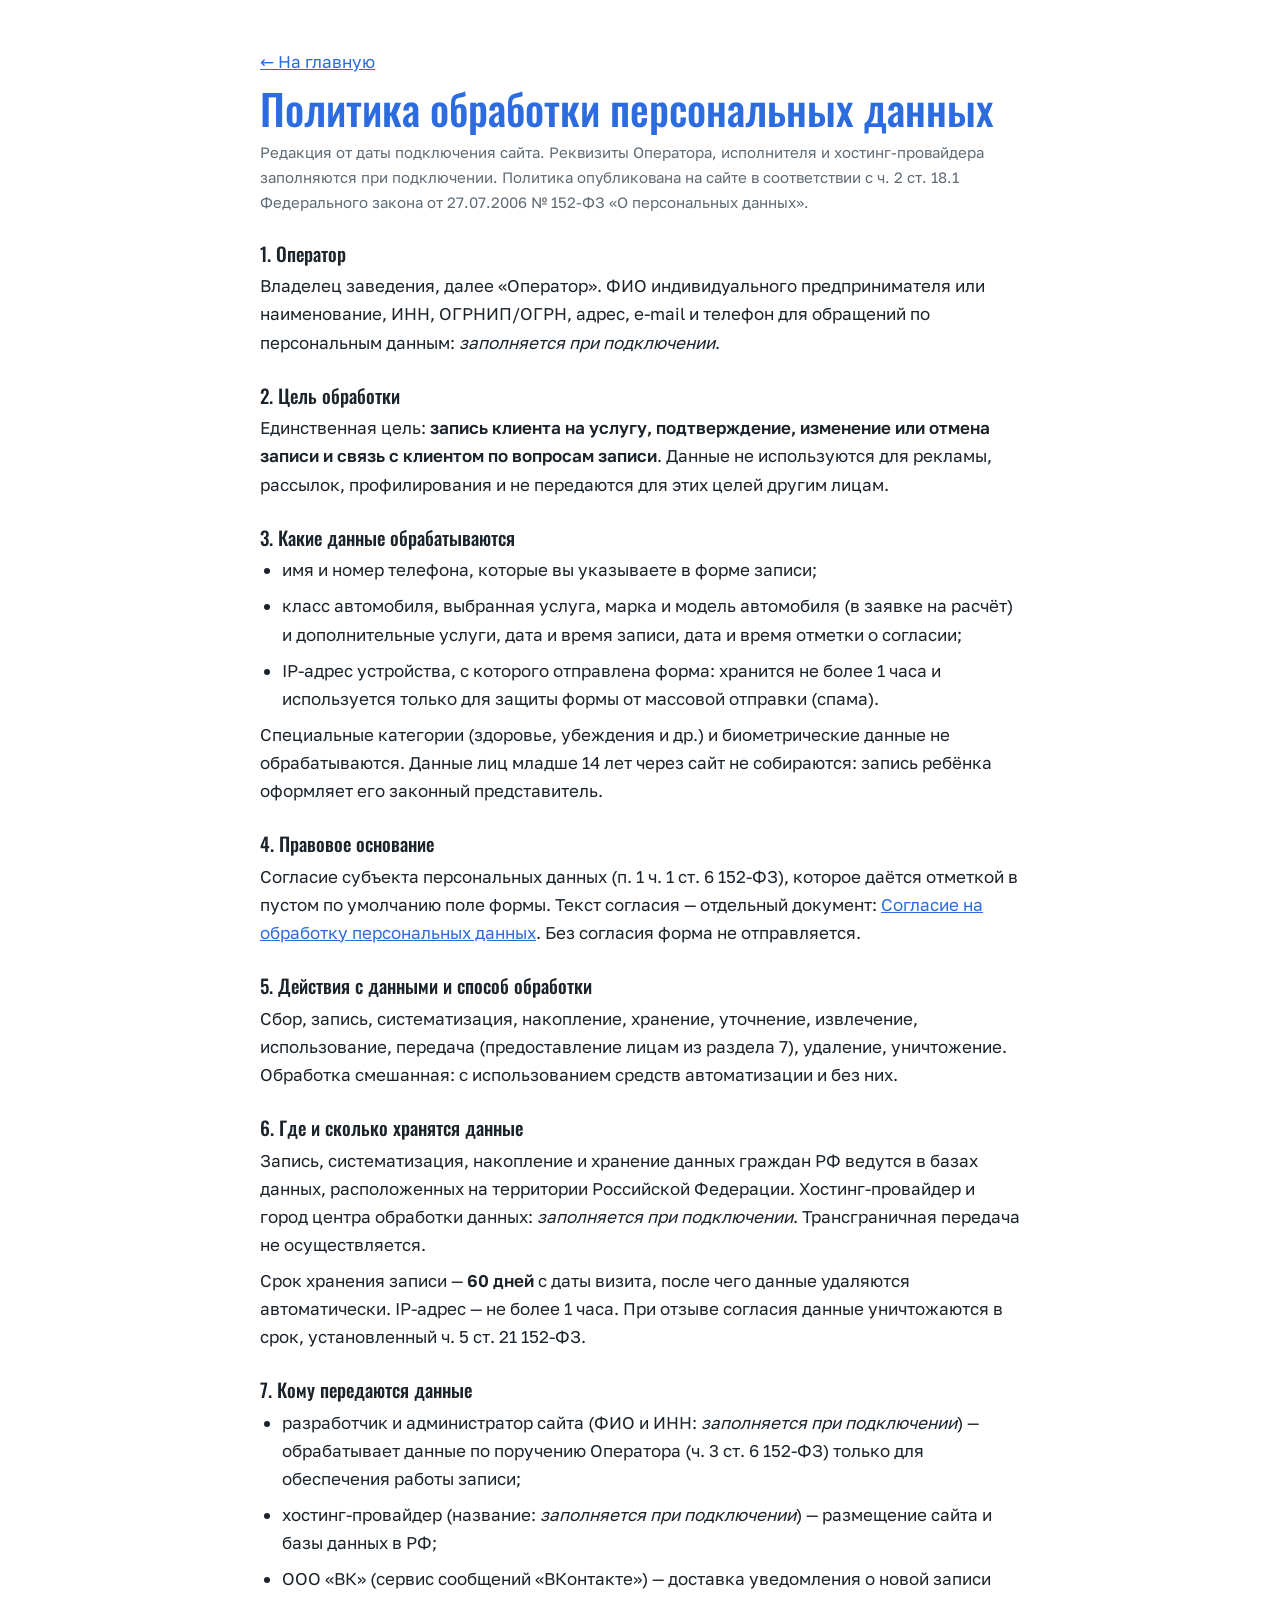
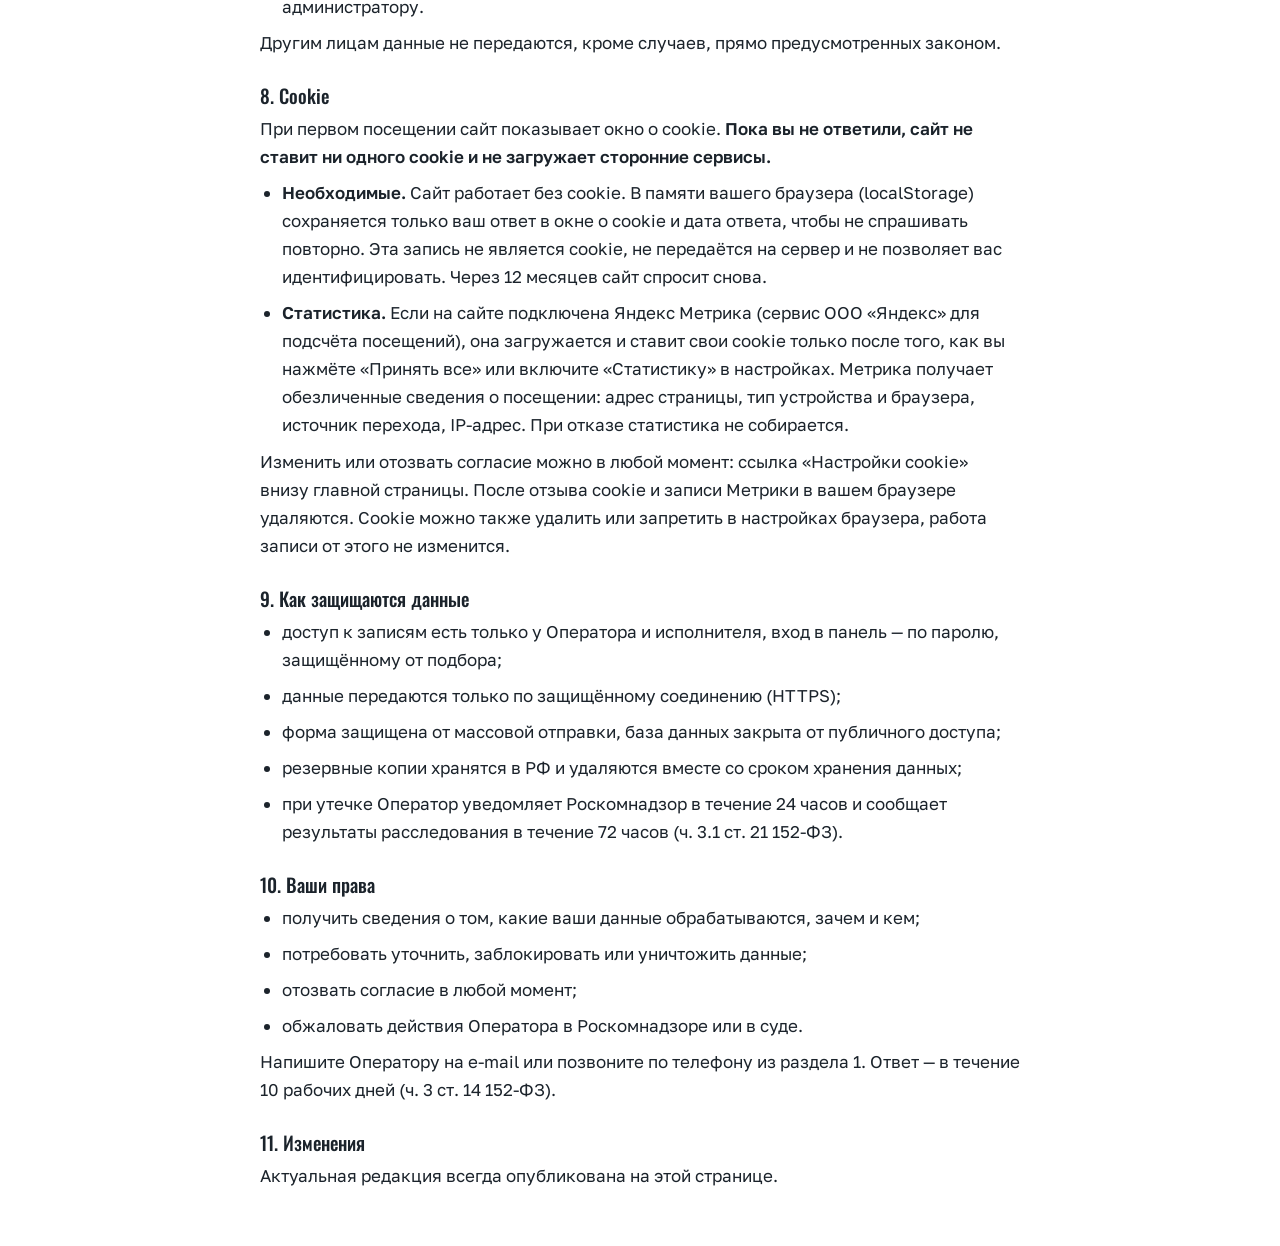
<file: privacy.html>
<!DOCTYPE html>
<html lang="ru">
<head>
<meta name="robots" content="noindex">
<meta charset="utf-8">
<meta name="viewport" content="width=device-width, initial-scale=1">
<title>Политика обработки персональных данных</title>
<link rel="icon" type="image/png" href="favicon.png">
<link rel="stylesheet" href="fonts/fonts.css">
<style>
:root{--bg:#ffffff;--ink:#1b232b;--muted:#5f6b75;--gold:#2d6cdf}
*{box-sizing:border-box;margin:0}
body{font-family:"Golos Text",system-ui,sans-serif;background:var(--bg);color:var(--ink);line-height:1.65;font-size:17px;padding:48px 24px}
main{max-width:760px;margin:0 auto}
h1,h2{font-family:Oswald,"Arial Narrow",sans-serif;font-weight:500;line-height:1.15}
h1{font-size:clamp(28px,6vw,42px);margin-bottom:8px;color:var(--gold)}
h2{font-size:19px;margin:28px 0 8px}
p,li{margin-bottom:8px}
ul{padding-left:22px}
a{color:var(--gold)}
:focus-visible{outline:2px solid var(--gold);outline-offset:3px}
.muted{color:var(--muted);font-size:15px}
</style>
</head>
<body>
<main>
<p><a href="index.html">← На главную</a></p>
<h1>Политика обработки персональных данных</h1>
<p class="muted">Редакция от даты подключения сайта. Реквизиты Оператора, исполнителя и хостинг-провайдера заполняются при подключении. Политика опубликована на сайте в соответствии с ч. 2 ст. 18.1 Федерального закона от 27.07.2006 № 152-ФЗ «О персональных данных».</p>

<h2>1. Оператор</h2>
<p>Владелец заведения, далее «Оператор». ФИО индивидуального предпринимателя или наименование, ИНН, ОГРНИП/ОГРН, адрес, e-mail и телефон для обращений по персональным данным: <i>заполняется при подключении</i>.</p>

<h2>2. Цель обработки</h2>
<p>Единственная цель: <b>запись клиента на услугу, подтверждение, изменение или отмена записи и связь с клиентом по вопросам записи</b>. Данные не используются для рекламы, рассылок, профилирования и не передаются для этих целей другим лицам.</p>

<h2>3. Какие данные обрабатываются</h2>
<ul>
<li>имя и номер телефона, которые вы указываете в форме записи;</li>
<li>класс автомобиля, выбранная услуга, марка и модель автомобиля (в заявке на расчёт) и дополнительные услуги, дата и время записи, дата и время отметки о согласии;</li>
<li>IP-адрес устройства, с которого отправлена форма: хранится не более 1 часа и используется только для защиты формы от массовой отправки (спама).</li>
</ul>
<p>Специальные категории (здоровье, убеждения и др.) и биометрические данные не обрабатываются. Данные лиц младше 14 лет через сайт не собираются: запись ребёнка оформляет его законный представитель.</p>

<h2>4. Правовое основание</h2>
<p>Согласие субъекта персональных данных (п. 1 ч. 1 ст. 6 152-ФЗ), которое даётся отметкой в пустом по умолчанию поле формы. Текст согласия — отдельный документ: <a href="soglasie.html">Согласие на обработку персональных данных</a>. Без согласия форма не отправляется.</p>

<h2>5. Действия с данными и способ обработки</h2>
<p>Сбор, запись, систематизация, накопление, хранение, уточнение, извлечение, использование, передача (предоставление лицам из раздела 7), удаление, уничтожение. Обработка смешанная: с использованием средств автоматизации и без них.</p>

<h2>6. Где и сколько хранятся данные</h2>
<p>Запись, систематизация, накопление и хранение данных граждан РФ ведутся в базах данных, расположенных на территории Российской Федерации. Хостинг-провайдер и город центра обработки данных: <i>заполняется при подключении</i>. Трансграничная передача не осуществляется.</p>
<p>Срок хранения записи — <b>60 дней</b> с даты визита, после чего данные удаляются автоматически. IP-адрес — не более 1 часа. При отзыве согласия данные уничтожаются в срок, установленный ч. 5 ст. 21 152-ФЗ.</p>

<h2>7. Кому передаются данные</h2>
<ul>
<li>разработчик и администратор сайта (ФИО и ИНН: <i>заполняется при подключении</i>) — обрабатывает данные по поручению Оператора (ч. 3 ст. 6 152-ФЗ) только для обеспечения работы записи;</li>
<li>хостинг-провайдер (название: <i>заполняется при подключении</i>) — размещение сайта и базы данных в РФ;</li>
<li>ООО «ВК» (сервис сообщений «ВКонтакте») — доставка уведомления о новой записи администратору.</li>
</ul>
<p>Другим лицам данные не передаются, кроме случаев, прямо предусмотренных законом.</p>

<h2 id="cookie">8. Cookie</h2>
<p>При первом посещении сайт показывает окно о cookie. <b>Пока вы не ответили, сайт не ставит ни одного cookie и не загружает сторонние сервисы.</b></p>
<ul>
<li><b>Необходимые.</b> Сайт работает без cookie. В памяти вашего браузера (localStorage) сохраняется только ваш ответ в окне о cookie и дата ответа, чтобы не спрашивать повторно. Эта запись не является cookie, не передаётся на сервер и не позволяет вас идентифицировать. Через 12 месяцев сайт спросит снова.</li>
<li><b>Статистика.</b> Если на сайте подключена Яндекс Метрика (сервис ООО «Яндекс» для подсчёта посещений), она загружается и ставит свои cookie только после того, как вы нажмёте «Принять все» или включите «Статистику» в настройках. Метрика получает обезличенные сведения о посещении: адрес страницы, тип устройства и браузера, источник перехода, IP-адрес. При отказе статистика не собирается.</li>
</ul>
<p>Изменить или отозвать согласие можно в любой момент: ссылка «Настройки cookie» внизу главной страницы. После отзыва cookie и записи Метрики в вашем браузере удаляются. Cookie можно также удалить или запретить в настройках браузера, работа записи от этого не изменится.</p>

<h2>9. Как защищаются данные</h2>
<ul>
<li>доступ к записям есть только у Оператора и исполнителя, вход в панель — по паролю, защищённому от подбора;</li>
<li>данные передаются только по защищённому соединению (HTTPS);</li>
<li>форма защищена от массовой отправки, база данных закрыта от публичного доступа;</li>
<li>резервные копии хранятся в РФ и удаляются вместе со сроком хранения данных;</li>
<li>при утечке Оператор уведомляет Роскомнадзор в течение 24 часов и сообщает результаты расследования в течение 72 часов (ч. 3.1 ст. 21 152-ФЗ).</li>
</ul>

<h2>10. Ваши права</h2>
<ul>
<li>получить сведения о том, какие ваши данные обрабатываются, зачем и кем;</li>
<li>потребовать уточнить, заблокировать или уничтожить данные;</li>
<li>отозвать согласие в любой момент;</li>
<li>обжаловать действия Оператора в Роскомнадзоре или в суде.</li>
</ul>
<p>Напишите Оператору на e-mail или позвоните по телефону из раздела 1. Ответ — в течение 10 рабочих дней (ч. 3 ст. 14 152-ФЗ).</p>

<h2>11. Изменения</h2>
<p>Актуальная редакция всегда опубликована на этой странице.</p>
</main>
</body>
</html>
</file>
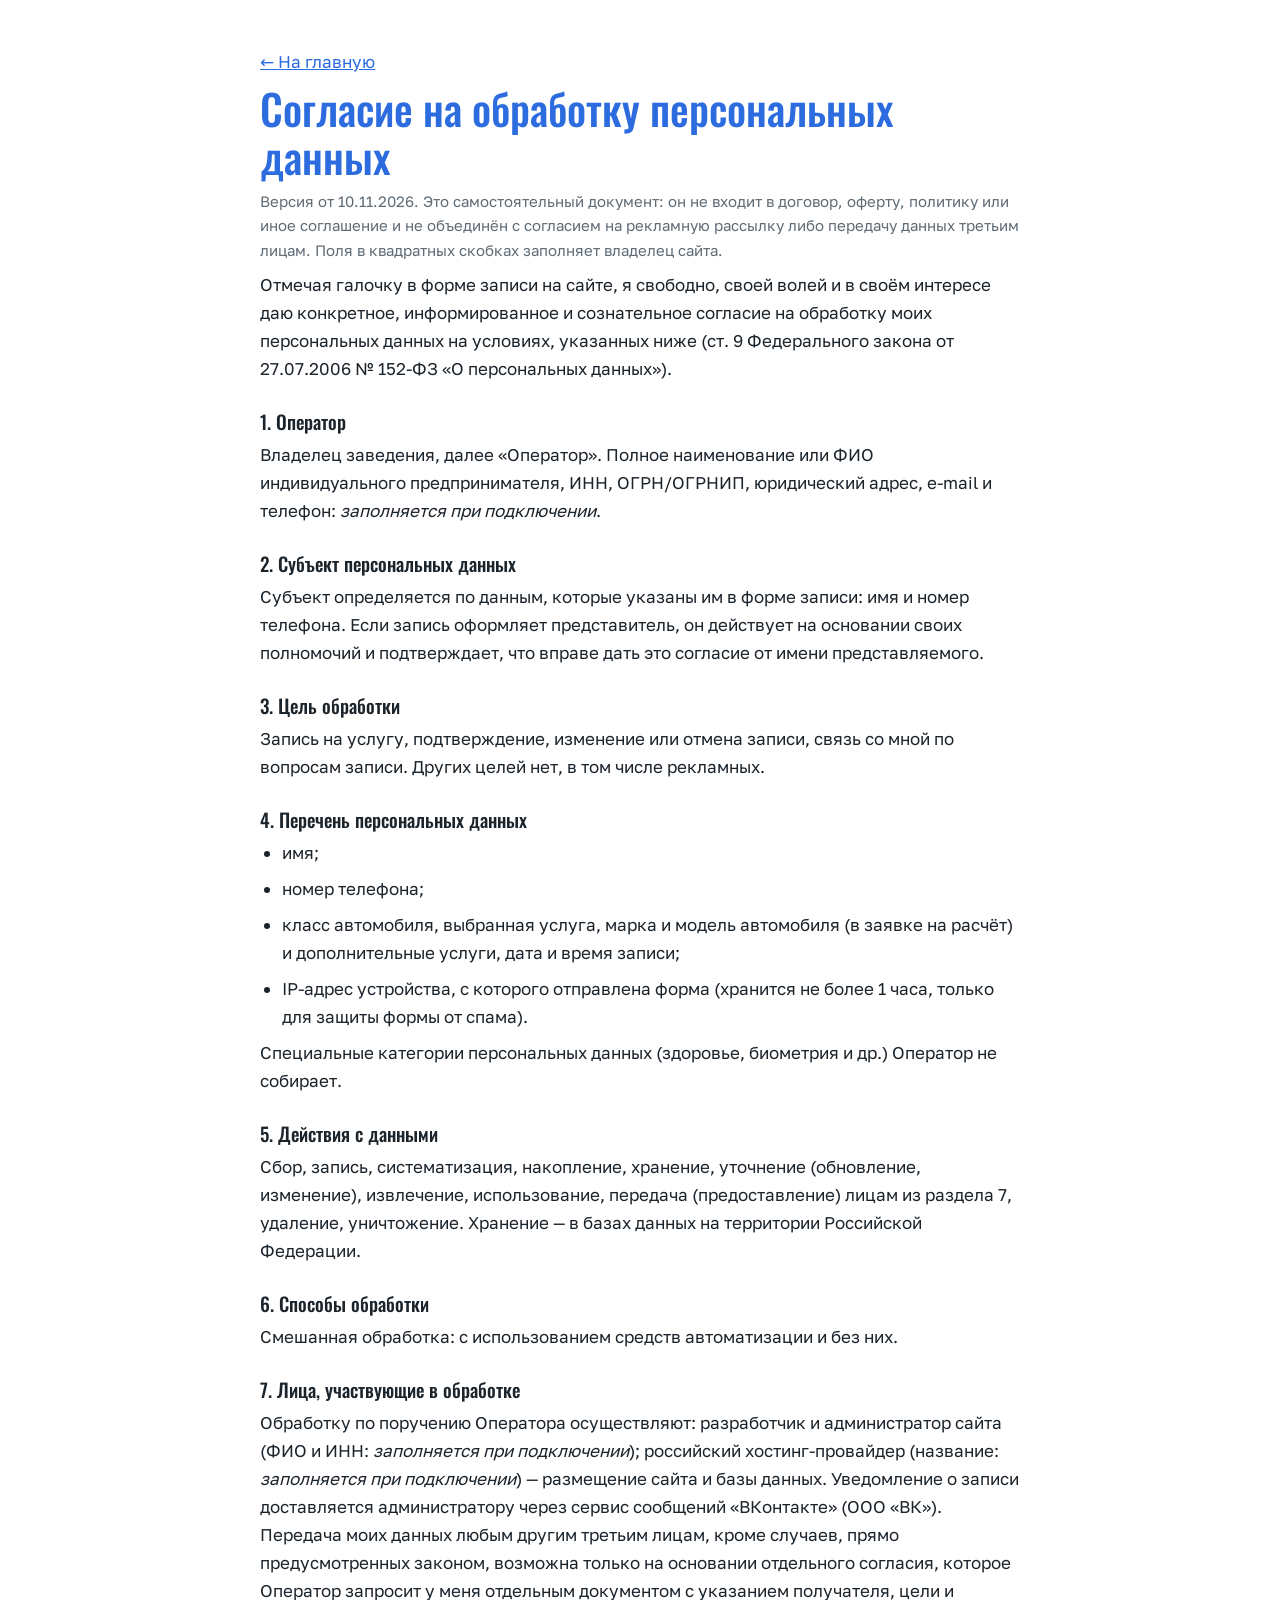
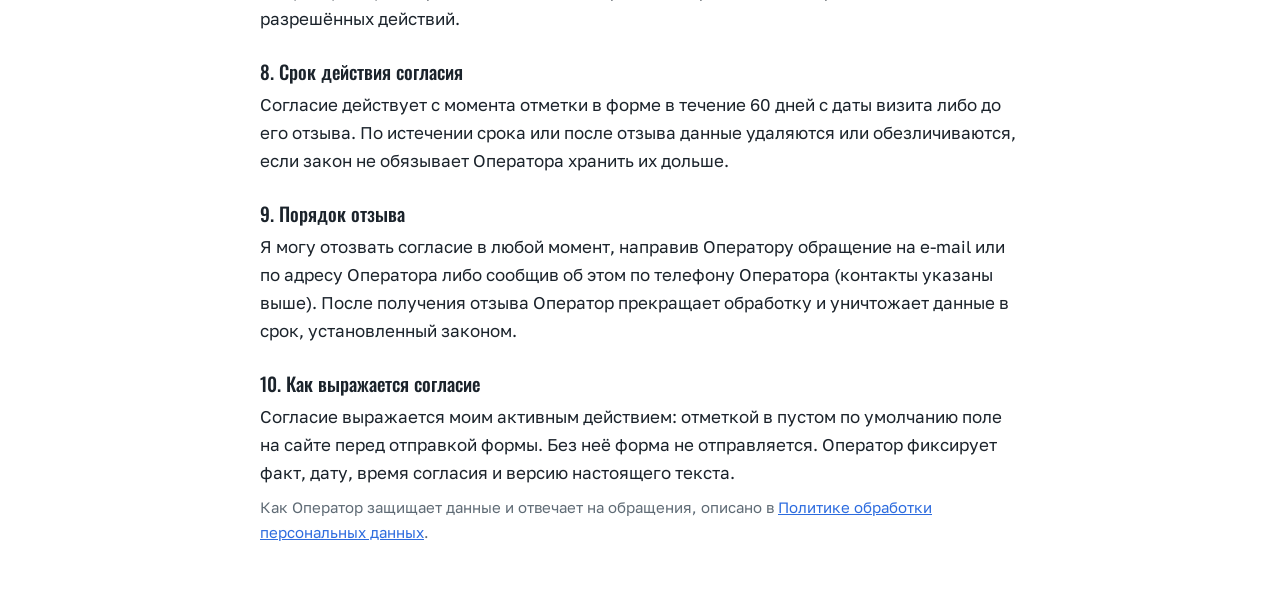
<file: soglasie.html>
<!DOCTYPE html>
<html lang="ru">
<head>
<meta name="robots" content="noindex">
<meta charset="utf-8">
<meta name="viewport" content="width=device-width, initial-scale=1">
<title>Согласие на обработку персональных данных</title>
<link rel="icon" type="image/png" href="favicon.png">
<link rel="stylesheet" href="fonts/fonts.css">
<style>
:root{--bg:#ffffff;--ink:#1b232b;--muted:#5f6b75;--gold:#2d6cdf}
*{box-sizing:border-box;margin:0}
body{font-family:"Golos Text",system-ui,sans-serif;background:var(--bg);color:var(--ink);line-height:1.65;font-size:17px;padding:48px 24px}
main{max-width:760px;margin:0 auto}
h1,h2{font-family:Oswald,"Arial Narrow",sans-serif;font-weight:500;line-height:1.15}
h1{font-size:clamp(28px,6vw,42px);margin-bottom:8px;color:var(--gold)}
h2{font-size:19px;margin:28px 0 8px}
p,li{margin-bottom:8px}
ul{padding-left:22px}
a{color:var(--gold)}
:focus-visible{outline:2px solid var(--gold);outline-offset:3px}
.muted{color:var(--muted);font-size:15px}
</style>
</head>
<body>
<main>
<p><a href="index.html">← На главную</a></p>
<h1>Согласие на обработку персональных данных</h1>
<p class="muted">Версия от 10.11.2026. Это самостоятельный документ: он не входит в договор, оферту, политику или иное соглашение и не объединён с согласием на рекламную рассылку либо передачу данных третьим лицам. Поля в квадратных скобках заполняет владелец сайта.</p>

<p>Отмечая галочку в форме записи на сайте, я свободно, своей волей и в своём интересе даю конкретное, информированное и сознательное согласие на обработку моих персональных данных на условиях, указанных ниже (ст. 9 Федерального закона от 27.07.2006 № 152-ФЗ «О персональных данных»).</p>

<h2>1. Оператор</h2>
<p>Владелец заведения, далее «Оператор». Полное наименование или ФИО индивидуального предпринимателя, ИНН, ОГРН/ОГРНИП, юридический адрес, e-mail и телефон: <i>заполняется при подключении</i>.</p>

<h2>2. Субъект персональных данных</h2>
<p>Субъект определяется по данным, которые указаны им в форме записи: имя и номер телефона. Если запись оформляет представитель, он действует на основании своих полномочий и подтверждает, что вправе дать это согласие от имени представляемого.</p>

<h2>3. Цель обработки</h2>
<p>Запись на услугу, подтверждение, изменение или отмена записи, связь со мной по вопросам записи. Других целей нет, в том числе рекламных.</p>

<h2>4. Перечень персональных данных</h2>
<ul>
<li>имя;</li>
<li>номер телефона;</li>
<li>класс автомобиля, выбранная услуга, марка и модель автомобиля (в заявке на расчёт) и дополнительные услуги, дата и время записи;</li>
<li>IP-адрес устройства, с которого отправлена форма (хранится не более 1 часа, только для защиты формы от спама).</li>
</ul>
<p>Специальные категории персональных данных (здоровье, биометрия и др.) Оператор не собирает.</p>

<h2>5. Действия с данными</h2>
<p>Сбор, запись, систематизация, накопление, хранение, уточнение (обновление, изменение), извлечение, использование, передача (предоставление) лицам из раздела 7, удаление, уничтожение. Хранение — в базах данных на территории Российской Федерации.</p>

<h2>6. Способы обработки</h2>
<p>Смешанная обработка: с использованием средств автоматизации и без них.</p>

<h2>7. Лица, участвующие в обработке</h2>
<p>Обработку по поручению Оператора осуществляют: разработчик и администратор сайта (ФИО и ИНН: <i>заполняется при подключении</i>); российский хостинг-провайдер (название: <i>заполняется при подключении</i>) — размещение сайта и базы данных. Уведомление о записи доставляется администратору через сервис сообщений «ВКонтакте» (ООО «ВК»). Передача моих данных любым другим третьим лицам, кроме случаев, прямо предусмотренных законом, возможна только на основании отдельного согласия, которое Оператор запросит у меня отдельным документом с указанием получателя, цели и разрешённых действий.</p>

<h2>8. Срок действия согласия</h2>
<p>Согласие действует с момента отметки в форме в течение 60 дней с даты визита либо до его отзыва. По истечении срока или после отзыва данные удаляются или обезличиваются, если закон не обязывает Оператора хранить их дольше.</p>

<h2>9. Порядок отзыва</h2>
<p>Я могу отозвать согласие в любой момент, направив Оператору обращение на e-mail или по адресу Оператора либо сообщив об этом по телефону Оператора (контакты указаны выше). После получения отзыва Оператор прекращает обработку и уничтожает данные в срок, установленный законом.</p>

<h2>10. Как выражается согласие</h2>
<p>Согласие выражается моим активным действием: отметкой в пустом по умолчанию поле на сайте перед отправкой формы. Без неё форма не отправляется. Оператор фиксирует факт, дату, время согласия и версию настоящего текста.</p>

<p class="muted">Как Оператор защищает данные и отвечает на обращения, описано в <a href="privacy.html">Политике обработки персональных данных</a>.</p>
</main>
</body>
</html>
</file>
<file: fonts/fonts.css>
/* Шрифты лежат на самом сайте, а не грузятся с Google Fonts: так IP посетителей не уходит за рубеж (152-ФЗ). Лицензия SIL OFL 1.1, тексты рядом. */
@font-face{font-family:'Dela Gothic One';font-style:normal;font-weight:400;font-display:swap;src:url(DelaGothicOne-cyrillic-400.woff2) format('woff2');unicode-range:U+0301, U+0400-045F, U+0490-0491, U+04B0-04B1, U+2116}
@font-face{font-family:'Dela Gothic One';font-style:normal;font-weight:400;font-display:swap;src:url(DelaGothicOne-latin-400.woff2) format('woff2');unicode-range:U+0000-00FF, U+0131, U+0152-0153, U+02BB-02BC, U+02C6, U+02DA, U+02DC, U+0304, U+0308, U+0329, U+2000-206F, U+20AC, U+2122, U+2191, U+2193, U+2212, U+2215, U+FEFF, U+FFFD}
@font-face{font-family:'Inter';font-style:normal;font-weight:400 600;font-display:swap;src:url(Inter-cyrillic-400.woff2) format('woff2');unicode-range:U+0301, U+0400-045F, U+0490-0491, U+04B0-04B1, U+2116}
@font-face{font-family:'Inter';font-style:normal;font-weight:400 600;font-display:swap;src:url(Inter-latin-400.woff2) format('woff2');unicode-range:U+0000-00FF, U+0131, U+0152-0153, U+02BB-02BC, U+02C6, U+02DA, U+02DC, U+0304, U+0308, U+0329, U+2000-206F, U+20AC, U+2122, U+2191, U+2193, U+2212, U+2215, U+FEFF, U+FFFD}
@font-face{font-family:'Golos Text';font-style:normal;font-weight:400 600;font-display:swap;src:url(GolosText-cyrillic-400.woff2) format('woff2');unicode-range:U+0301, U+0400-045F, U+0490-0491, U+04B0-04B1, U+2116}
@font-face{font-family:'Golos Text';font-style:normal;font-weight:400 600;font-display:swap;src:url(GolosText-latin-400.woff2) format('woff2');unicode-range:U+0000-00FF, U+0131, U+0152-0153, U+02BB-02BC, U+02C6, U+02DA, U+02DC, U+0304, U+0308, U+0329, U+2000-206F, U+20AC, U+2122, U+2191, U+2193, U+2212, U+2215, U+FEFF, U+FFFD}
@font-face{font-family:'Oswald';font-style:normal;font-weight:500 700;font-display:swap;src:url(Oswald-cyrillic-500.woff2) format('woff2');unicode-range:U+0301, U+0400-045F, U+0490-0491, U+04B0-04B1, U+2116}
@font-face{font-family:'Oswald';font-style:normal;font-weight:500 700;font-display:swap;src:url(Oswald-latin-500.woff2) format('woff2');unicode-range:U+0000-00FF, U+0131, U+0152-0153, U+02BB-02BC, U+02C6, U+02DA, U+02DC, U+0304, U+0308, U+0329, U+2000-206F, U+20AC, U+2122, U+2191, U+2193, U+2212, U+2215, U+FEFF, U+FFFD}
</file>
